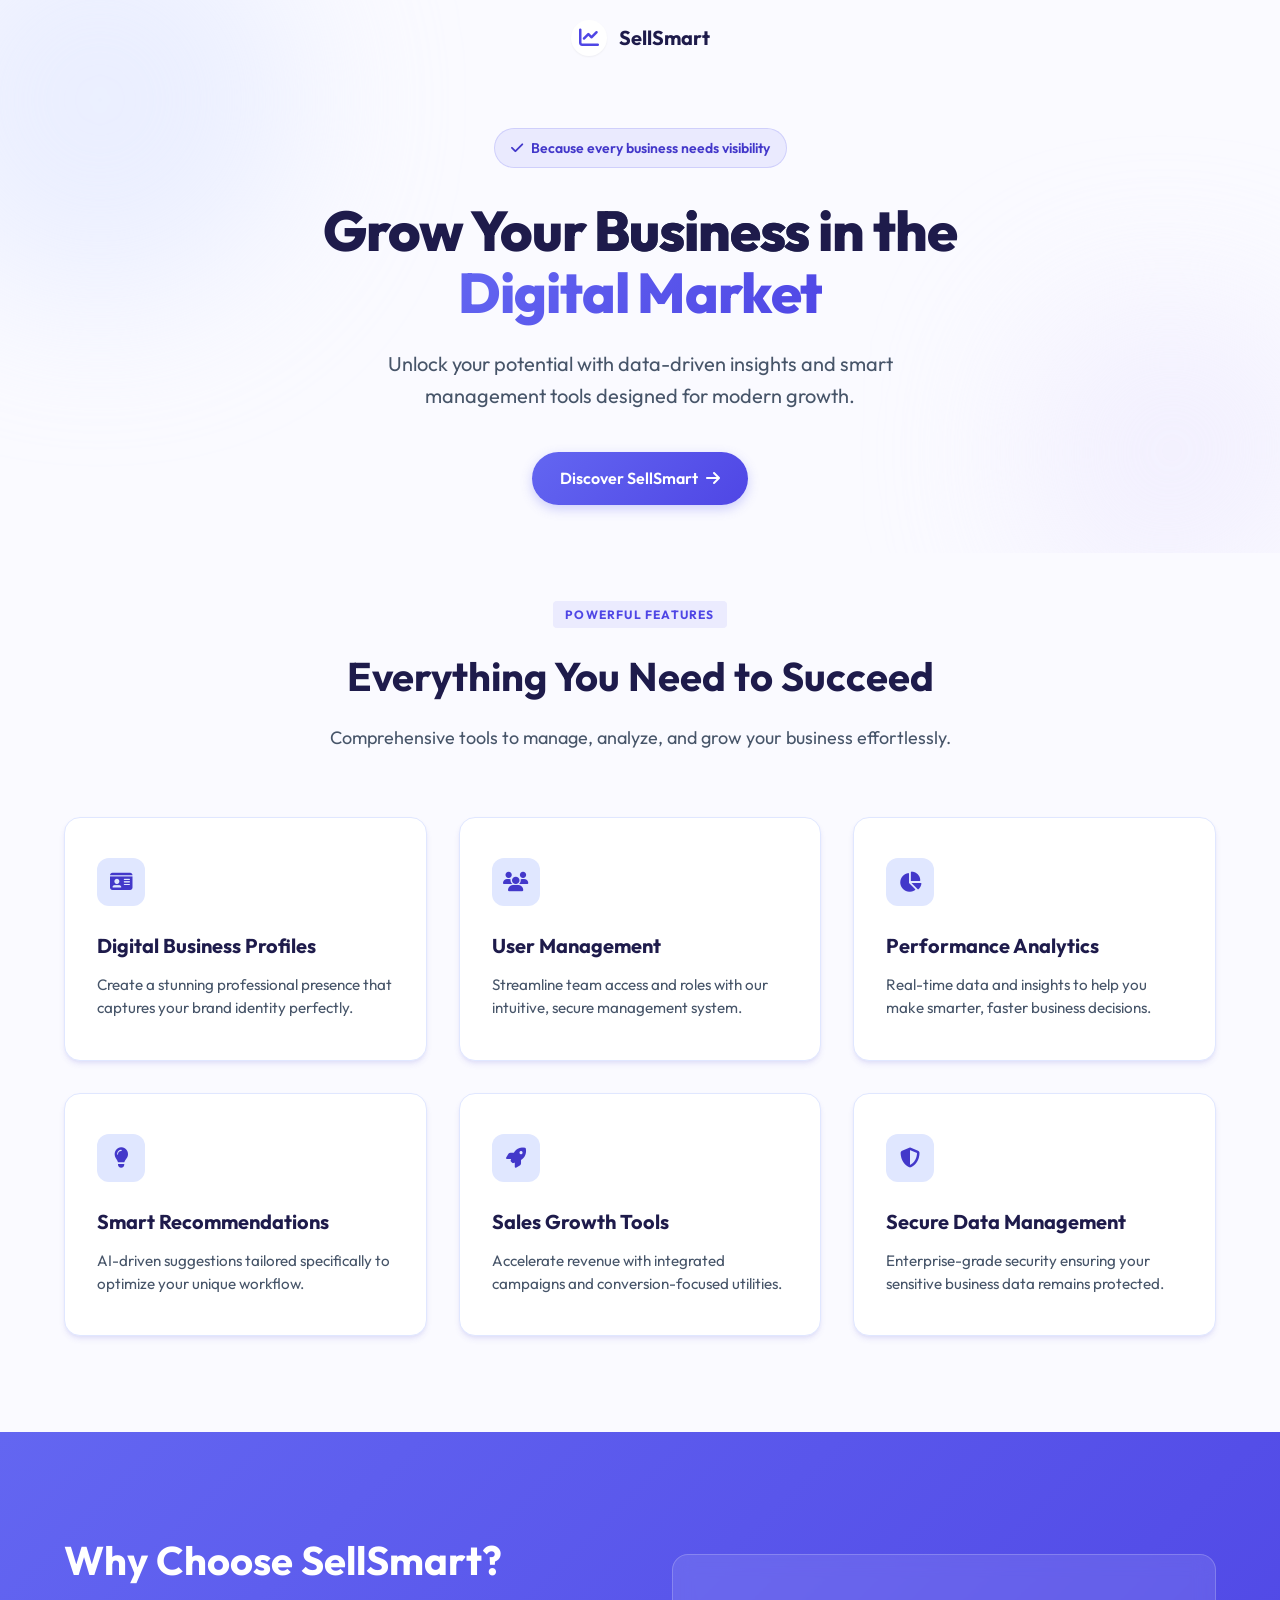
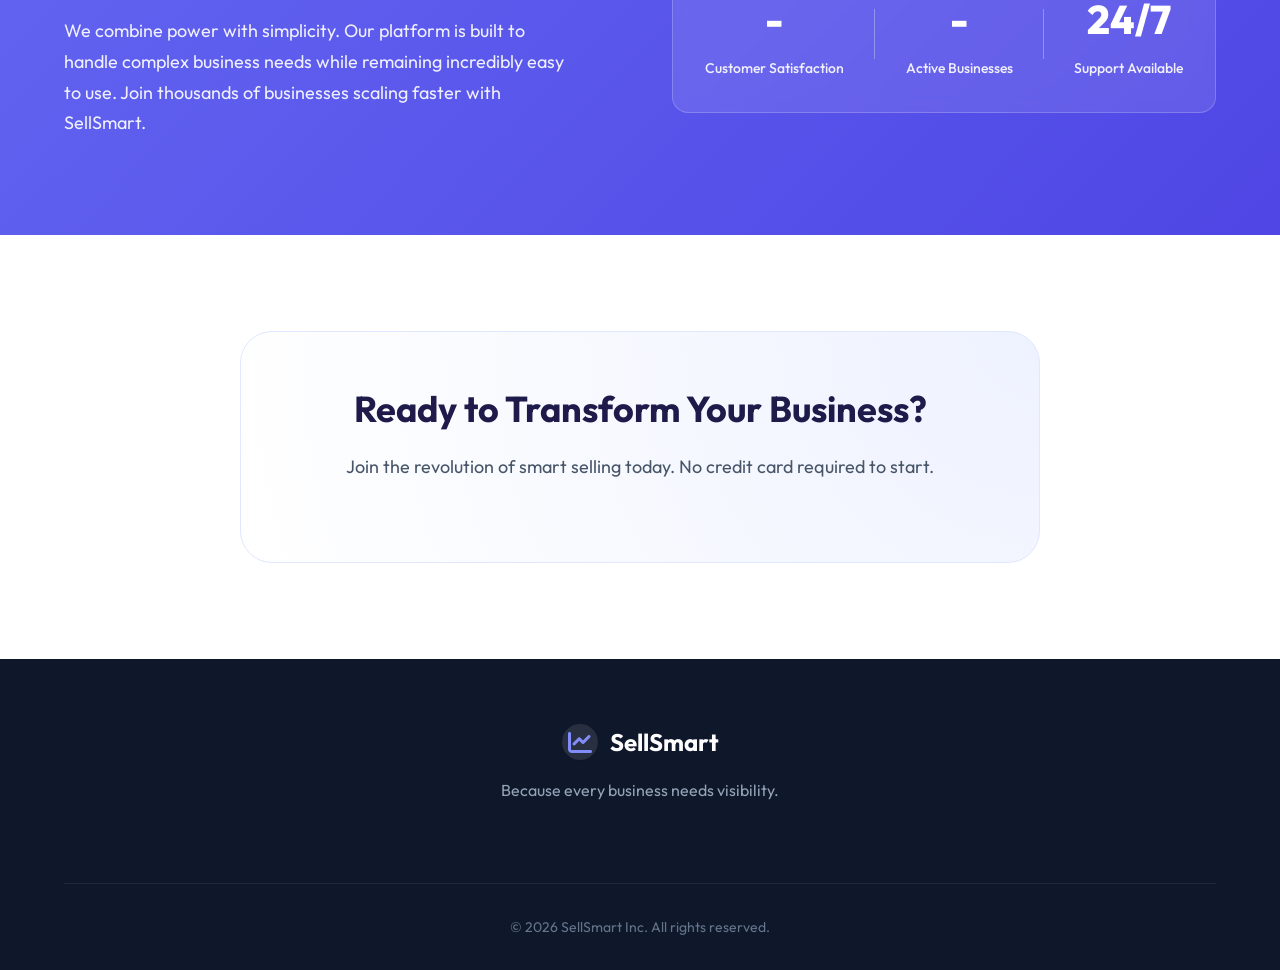
<file: index.html>
<!DOCTYPE html>
<html lang="en">

<head>
    <meta charset="UTF-8">
    <meta name="viewport" content="width=device-width, initial-scale=1.0">
    <title>SellSmart - Grow Your Business in the Digital Market</title>
    <link rel="preconnect" href="https://fonts.googleapis.com">
    <link rel="preconnect" href="https://fonts.gstatic.com" crossorigin>
    <link href="https://fonts.googleapis.com/css2?family=Outfit:wght@300;400;500;600;700&display=swap" rel="stylesheet">
    <link rel="stylesheet" href="styles.css">
    <!-- Using FontAwesome for icons -->
    <link rel="stylesheet" href="https://cdnjs.cloudflare.com/ajax/libs/font-awesome/6.4.0/css/all.min.css">
</head>

<body>

    <!-- Navigation (Simple) -->
    <nav class="navbar">
        <div class="container">
            <a href="#" class="logo">
                <div class="logo-icon"><i class="fa-solid fa-chart-line"></i></div>
                <span class="logo-text">SellSmart</span>
            </a>
            <!-- Optional Nav Links could go here -->
        </div>
    </nav>

    <!-- Hero Section -->
    <header class="hero">
        <div class="container hero-content">
            <div class="badge-pill">
                <span class="badge-icon"><i class="fa-solid fa-check"></i></span>
                <span class="badge-text">Because every business needs visibility</span>
            </div>

            <h1>Grow Your <span class="text-gradient">Business</span> in the <br><span
                    class="text-gradient-primary">Digital Market</span></h1>

            <p class="hero-subtext">
                Unlock your potential with data-driven insights and smart management tools designed for modern growth.
            </p>

            <a href="login.html" class="btn btn-primary">Discover SellSmart <i class="fa-solid fa-arrow-right"></i></a>
        </div>

        <!-- Abstract Background Elements -->
        <div class="blob blob-1"></div>
        <div class="blob blob-2"></div>
    </header>

    <!-- Features Section -->
    <section id="features" class="features-section">
        <div class="container">
            <div class="section-header">
                <span class="section-badge">POWERFUL FEATURES</span>
                <h2>Everything You Need to Succeed</h2>
                <p>Comprehensive tools to manage, analyze, and grow your business effortlessly.</p>
            </div>

            <div class="features-grid">
                <!-- Card 1 -->
                <div class="feature-card">
                    <div class="feature-icon">
                        <i class="fa-solid fa-id-card"></i>
                    </div>
                    <h3>Digital Business Profiles</h3>
                    <p>Create a stunning professional presence that captures your brand identity perfectly.</p>
                </div>

                <!-- Card 2 -->
                <div class="feature-card">
                    <div class="feature-icon">
                        <i class="fa-solid fa-users"></i>
                    </div>
                    <h3>User Management</h3>
                    <p>Streamline team access and roles with our intuitive, secure management system.</p>
                </div>

                <!-- Card 3 -->
                <div class="feature-card">
                    <div class="feature-icon">
                        <i class="fa-solid fa-chart-pie"></i>
                    </div>
                    <h3>Performance Analytics</h3>
                    <p>Real-time data and insights to help you make smarter, faster business decisions.</p>
                </div>

                <!-- Card 4 -->
                <div class="feature-card">
                    <div class="feature-icon">
                        <i class="fa-solid fa-lightbulb"></i>
                    </div>
                    <h3>Smart Recommendations</h3>
                    <p>AI-driven suggestions tailored specifically to optimize your unique workflow.</p>
                </div>

                <!-- Card 5 -->
                <div class="feature-card">
                    <div class="feature-icon">
                        <i class="fa-solid fa-rocket"></i>
                    </div>
                    <h3>Sales Growth Tools</h3>
                    <p>Accelerate revenue with integrated campaigns and conversion-focused utilities.</p>
                </div>

                <!-- Card 6 -->
                <div class="feature-card">
                    <div class="feature-icon">
                        <i class="fa-solid fa-shield-halved"></i>
                    </div>
                    <h3>Secure Data Management</h3>
                    <p>Enterprise-grade security ensuring your sensitive business data remains protected.</p>
                </div>
            </div>
        </div>
    </section>

    <!-- Why Choose Section -->
    <section class="why-choose-section">
        <div class="container why-content">
            <div class="why-text">
                <h2>Why Choose SellSmart?</h2>
                <p>We combine power with simplicity. Our platform is built to handle complex business needs while
                    remaining incredibly easy to use. Join thousands of businesses scaling faster with SellSmart.</p>
            </div>

            <div class="stats-grid">
                <div class="stat-item">
                    <span class="stat-number">-</span>
                    <span class="stat-label">Customer Satisfaction</span>
                </div>
                <div class="stat-divider"></div>
                <div class="stat-item">
                    <span class="stat-number">-</span>
                    <span class="stat-label">Active Businesses</span>
                </div>
                <div class="stat-divider"></div>
                <div class="stat-item">
                    <span class="stat-number">24/7</span>
                    <span class="stat-label">Support Available</span>
                </div>
            </div>
        </div>
    </section>

    <!-- CTA Section -->
    <section class="cta-section">
        <div class="container">
            <div class="cta-box">
                <h2>Ready to Transform Your Business?</h2>
                <p>Join the revolution of smart selling today. No credit card required to start.</p>

            </div>
        </div>
    </section>

    <!-- Footer -->
    <footer class="footer">
        <div class="container footer-content">
            <div class="footer-brand">
                <div class="logo">
                    <div class="logo-icon icon-light"><i class="fa-solid fa-chart-line"></i></div>
                    <span class="logo-text">SellSmart</span>
                </div>
                <p class="tagline">Because every business needs visibility.</p>
            </div>
            <div class="footer-copyright">
                &copy; 2026 SellSmart Inc. All rights reserved.
            </div>
        </div>
    </footer>

    <script src="script.js"></script>
</body>

</html>
</file>
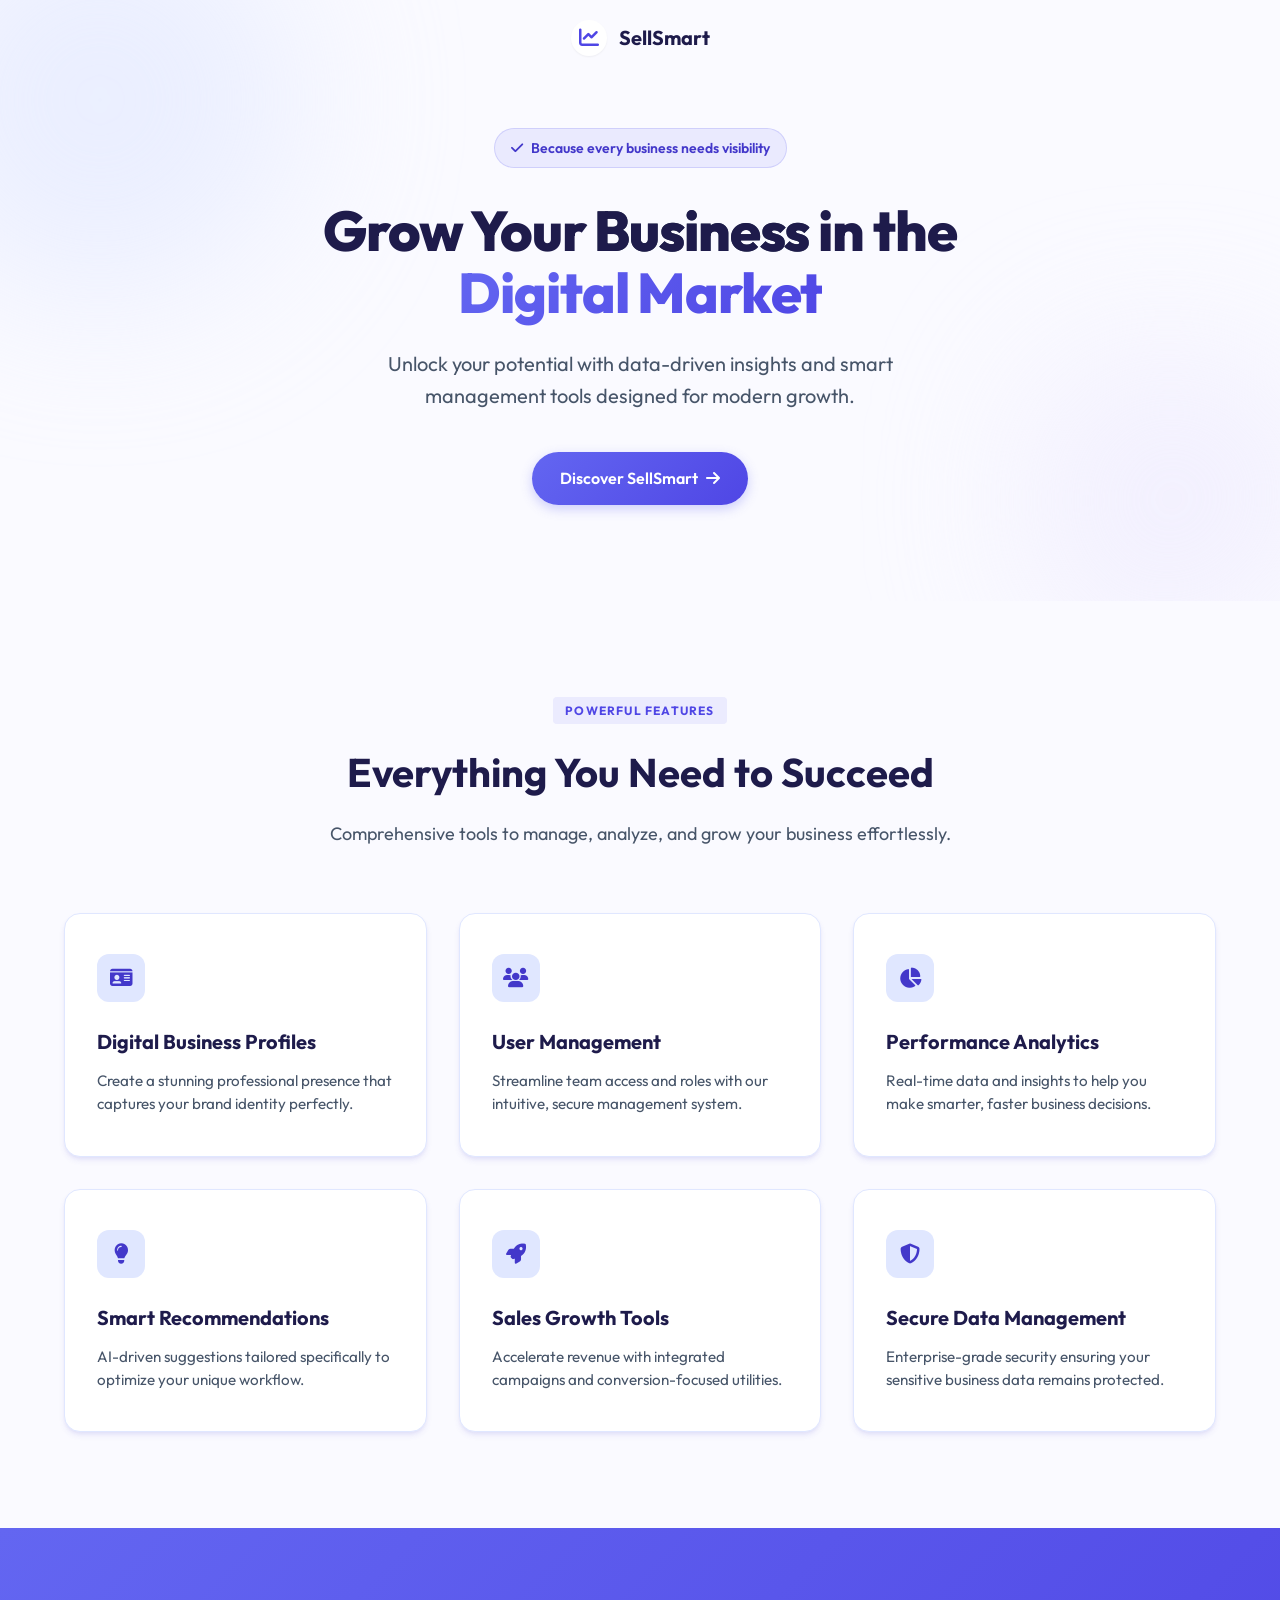
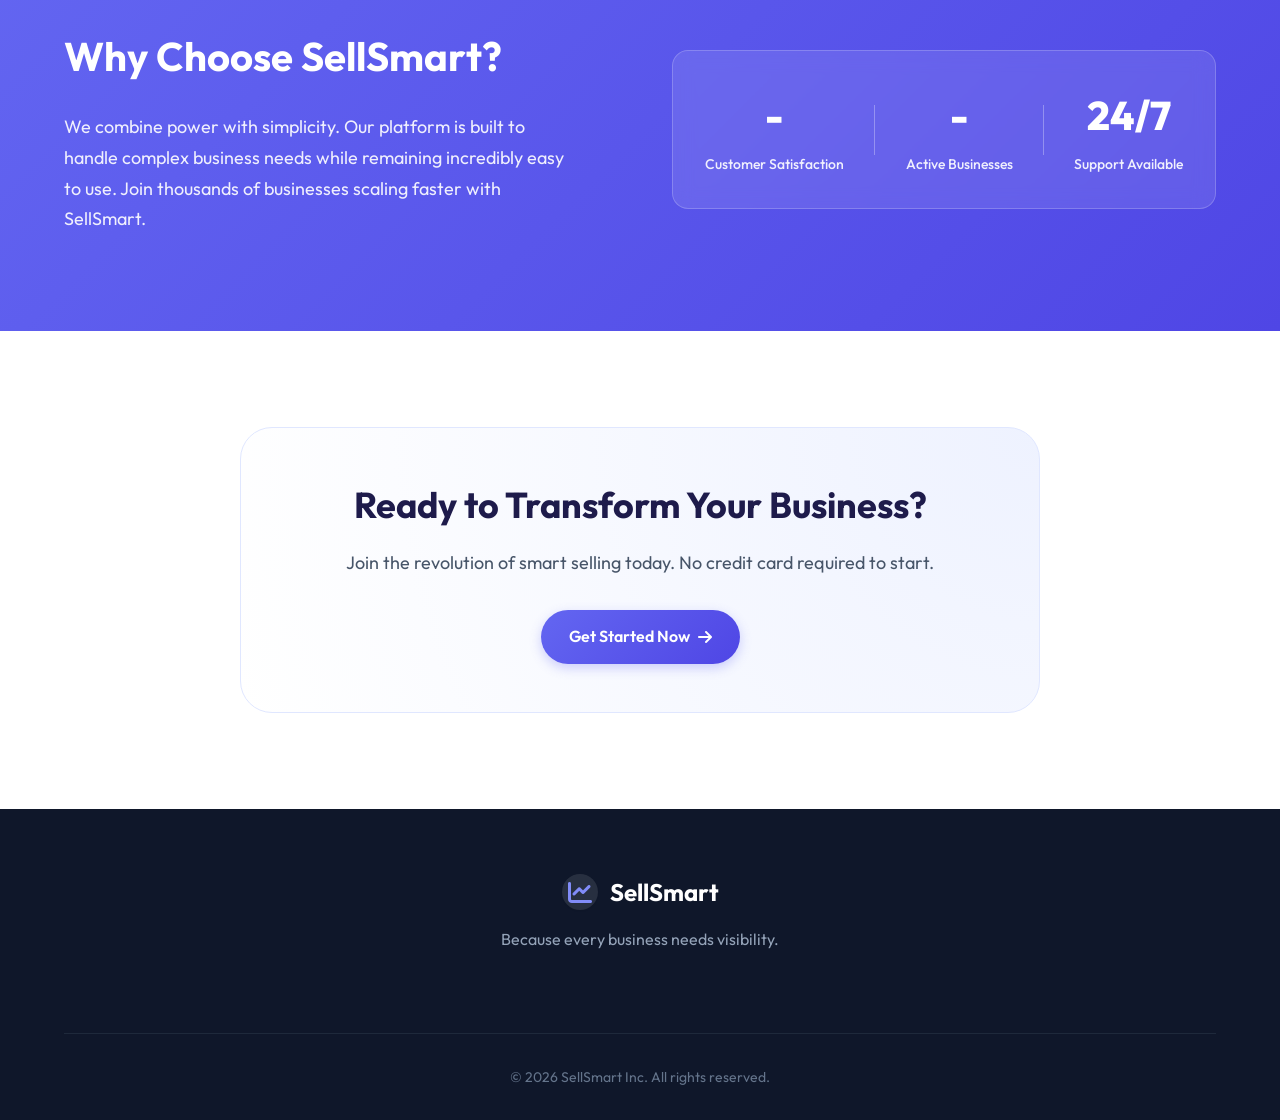
<file: SellsSmart!/index.html>
<!DOCTYPE html>
<html lang="en">

<head>
    <meta charset="UTF-8">
    <meta name="viewport" content="width=device-width, initial-scale=1.0">
    <title>SellSmart - Grow Your Business in the Digital Market</title>
    <link rel="preconnect" href="https://fonts.googleapis.com">
    <link rel="preconnect" href="https://fonts.gstatic.com" crossorigin>
    <link href="https://fonts.googleapis.com/css2?family=Outfit:wght@300;400;500;600;700&display=swap" rel="stylesheet">
    <link rel="stylesheet" href="styles.css">
    <!-- Using FontAwesome for icons -->
    <link rel="stylesheet" href="https://cdnjs.cloudflare.com/ajax/libs/font-awesome/6.4.0/css/all.min.css">
</head>

<body>

    <!-- Navigation (Simple) -->
    <nav class="navbar">
        <div class="container">
            <a href="#" class="logo">
                <div class="logo-icon"><i class="fa-solid fa-chart-line"></i></div>
                <span class="logo-text">SellSmart</span>
            </a>
            <!-- Optional Nav Links could go here -->
        </div>
    </nav>

    <!-- Hero Section -->
    <header class="hero">
        <div class="container hero-content">
            <div class="badge-pill">
                <span class="badge-icon"><i class="fa-solid fa-check"></i></span>
                <span class="badge-text">Because every business needs visibility</span>
            </div>

            <h1>Grow Your <span class="text-gradient">Business</span> in the <br><span
                    class="text-gradient-primary">Digital Market</span></h1>

            <p class="hero-subtext">
                Unlock your potential with data-driven insights and smart management tools designed for modern growth.
            </p>

            <a href="login.html" class="btn btn-primary">Discover SellSmart <i class="fa-solid fa-arrow-right"></i></a>
        </div>

        <!-- Abstract Background Elements -->
        <div class="blob blob-1"></div>
        <div class="blob blob-2"></div>
    </header>

    <!-- Features Section -->
    <section id="features" class="features-section">
        <div class="container">
            <div class="section-header">
                <span class="section-badge">POWERFUL FEATURES</span>
                <h2>Everything You Need to Succeed</h2>
                <p>Comprehensive tools to manage, analyze, and grow your business effortlessly.</p>
            </div>

            <div class="features-grid">
                <!-- Card 1 -->
                <div class="feature-card">
                    <div class="feature-icon">
                        <i class="fa-solid fa-id-card"></i>
                    </div>
                    <h3>Digital Business Profiles</h3>
                    <p>Create a stunning professional presence that captures your brand identity perfectly.</p>
                </div>

                <!-- Card 2 -->
                <div class="feature-card">
                    <div class="feature-icon">
                        <i class="fa-solid fa-users"></i>
                    </div>
                    <h3>User Management</h3>
                    <p>Streamline team access and roles with our intuitive, secure management system.</p>
                </div>

                <!-- Card 3 -->
                <div class="feature-card">
                    <div class="feature-icon">
                        <i class="fa-solid fa-chart-pie"></i>
                    </div>
                    <h3>Performance Analytics</h3>
                    <p>Real-time data and insights to help you make smarter, faster business decisions.</p>
                </div>

                <!-- Card 4 -->
                <div class="feature-card">
                    <div class="feature-icon">
                        <i class="fa-solid fa-lightbulb"></i>
                    </div>
                    <h3>Smart Recommendations</h3>
                    <p>AI-driven suggestions tailored specifically to optimize your unique workflow.</p>
                </div>

                <!-- Card 5 -->
                <div class="feature-card">
                    <div class="feature-icon">
                        <i class="fa-solid fa-rocket"></i>
                    </div>
                    <h3>Sales Growth Tools</h3>
                    <p>Accelerate revenue with integrated campaigns and conversion-focused utilities.</p>
                </div>

                <!-- Card 6 -->
                <div class="feature-card">
                    <div class="feature-icon">
                        <i class="fa-solid fa-shield-halved"></i>
                    </div>
                    <h3>Secure Data Management</h3>
                    <p>Enterprise-grade security ensuring your sensitive business data remains protected.</p>
                </div>
            </div>
        </div>
    </section>

    <!-- Why Choose Section -->
    <section class="why-choose-section">
        <div class="container why-content">
            <div class="why-text">
                <h2>Why Choose SellSmart?</h2>
                <p>We combine power with simplicity. Our platform is built to handle complex business needs while
                    remaining incredibly easy to use. Join thousands of businesses scaling faster with SellSmart.</p>
            </div>

            <div class="stats-grid">
                <div class="stat-item">
                    <span class="stat-number">-</span>
                    <span class="stat-label">Customer Satisfaction</span>
                </div>
                <div class="stat-divider"></div>
                <div class="stat-item">
                    <span class="stat-number">-</span>
                    <span class="stat-label">Active Businesses</span>
                </div>
                <div class="stat-divider"></div>
                <div class="stat-item">
                    <span class="stat-number">24/7</span>
                    <span class="stat-label">Support Available</span>
                </div>
            </div>
        </div>
    </section>

    <!-- CTA Section -->
    <section class="cta-section">
        <div class="container">
            <div class="cta-box">
                <h2>Ready to Transform Your Business?</h2>
                <p>Join the revolution of smart selling today. No credit card required to start.</p>
                <a href="#" class="btn btn-primary">Get Started Now <i class="fa-solid fa-arrow-right"></i></a>
            </div>
        </div>
    </section>

    <!-- Footer -->
    <footer class="footer">
        <div class="container footer-content">
            <div class="footer-brand">
                <div class="logo">
                    <div class="logo-icon icon-light"><i class="fa-solid fa-chart-line"></i></div>
                    <span class="logo-text">SellSmart</span>
                </div>
                <p class="tagline">Because every business needs visibility.</p>
            </div>
            <div class="footer-copyright">
                &copy; 2026 SellSmart Inc. All rights reserved.
            </div>
        </div>
    </footer>

    <script src="script.js"></script>
</body>

</html>
</file>
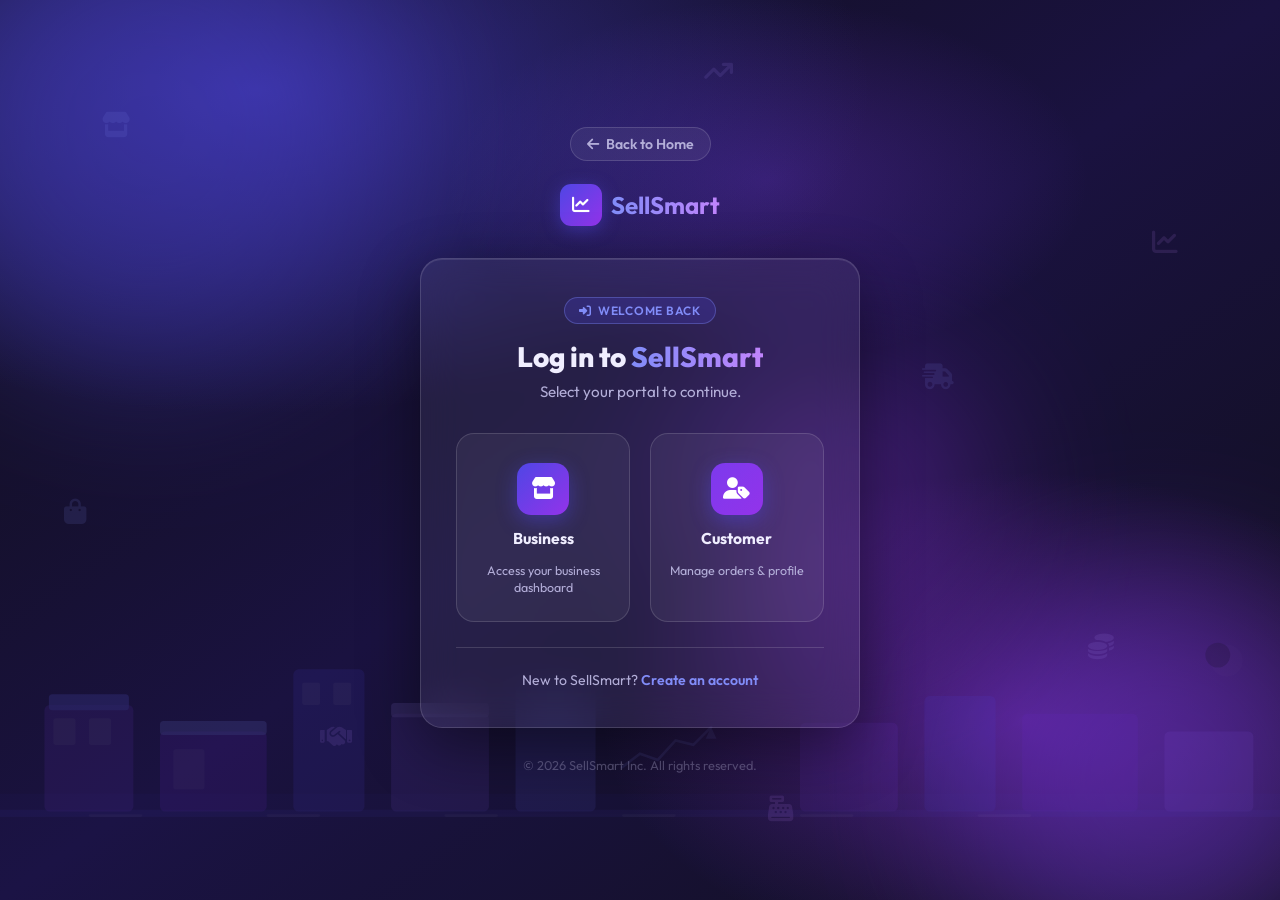
<file: login.html>
<!DOCTYPE html>
<html lang="en">

<head>
    <meta charset="UTF-8">
    <meta name="viewport" content="width=device-width, initial-scale=1.0">
    <title>Login - SellSmart</title>
    <meta name="description" content="Log in to SellSmart. Access your vendor or customer dashboard.">
    <link rel="preconnect" href="https://fonts.googleapis.com">
    <link rel="preconnect" href="https://fonts.gstatic.com" crossorigin>
    <link href="https://fonts.googleapis.com/css2?family=Outfit:wght@300;400;500;600;700;800&display=swap"
        rel="stylesheet">
    <link rel="stylesheet" href="https://cdnjs.cloudflare.com/ajax/libs/font-awesome/6.4.0/css/all.min.css">
    <style>
        *,
        *::before,
        *::after {
            box-sizing: border-box;
            margin: 0;
            padding: 0;
        }

        :root {
            --indigo: #4f46e5;
            --violet: #7c3aed;
            --purple: #9333ea;
            --indigo-lt: #818cf8;
            --dark: #0f0e17;
            --dark2: #1a1830;
            --glass: rgba(255, 255, 255, 0.07);
            --glass-border: rgba(255, 255, 255, 0.14);
            --text: #f0eeff;
            --text-muted: #b3aed8;
            --error: #f87171;
            --success: #34d399;
            --radius: 14px;
            --transition: 0.28s cubic-bezier(.4, 0, .2, 1);
        }

        body {
            font-family: 'Outfit', sans-serif;
            min-height: 100vh;
            background: var(--dark);
            color: var(--text);
            display: flex;
            align-items: stretch;
            overflow-x: hidden;
        }

        /* ── Background Panel ── */
        .bg-panel {
            position: fixed;
            inset: 0;
            z-index: 0;
            overflow: hidden;
        }

        .bg-panel::before {
            content: '';
            position: absolute;
            inset: 0;
            background:
                radial-gradient(ellipse 80% 60% at 20% 10%, rgba(79, 70, 229, 0.55) 0%, transparent 60%),
                radial-gradient(ellipse 60% 50% at 80% 80%, rgba(147, 51, 234, 0.45) 0%, transparent 55%),
                radial-gradient(ellipse 50% 40% at 60% 20%, rgba(124, 58, 237, 0.3) 0%, transparent 50%),
                linear-gradient(145deg, #0f0e17 0%, #1a1240 50%, #0f0e17 100%);
        }

        /* Animated floating blobs */
        .blob {
            position: absolute;
            border-radius: 50%;
            filter: blur(80px);
            opacity: 0.35;
            animation: floatBlob 12s ease-in-out infinite alternate;
        }

        .blob-a {
            width: 500px;
            height: 500px;
            background: var(--indigo);
            top: -120px;
            left: -100px;
            animation-duration: 14s;
        }

        .blob-b {
            width: 400px;
            height: 400px;
            background: var(--violet);
            bottom: -80px;
            right: -80px;
            animation-duration: 10s;
            animation-delay: -5s;
        }

        .blob-c {
            width: 280px;
            height: 280px;
            background: var(--purple);
            top: 40%;
            left: 55%;
            animation-duration: 18s;
            animation-delay: -8s;
        }

        @keyframes floatBlob {
            from {
                transform: translate(0, 0) scale(1);
            }

            to {
                transform: translate(30px, 40px) scale(1.08);
            }
        }

        /* SVG Street Scene */
        .scene-svg {
            position: absolute;
            bottom: 0;
            left: 0;
            right: 0;
            width: 100%;
            height: auto;
            opacity: 0.22;
            pointer-events: none;
        }

        /* Floating deco icons */
        .deco-icons {
            position: absolute;
            inset: 0;
            pointer-events: none;
        }

        .deco-icon {
            position: absolute;
            font-size: 1.6rem;
            opacity: 0.12;
            animation: floatIcon 8s ease-in-out infinite alternate;
        }

        .deco-icon:nth-child(1) {
            top: 12%;
            left: 8%;
            animation-duration: 9s;
        }

        .deco-icon:nth-child(2) {
            top: 25%;
            left: 90%;
            animation-duration: 7s;
            animation-delay: -2s;
        }

        .deco-icon:nth-child(3) {
            top: 55%;
            left: 5%;
            animation-duration: 11s;
            animation-delay: -4s;
        }

        .deco-icon:nth-child(4) {
            top: 70%;
            left: 85%;
            animation-duration: 8s;
            animation-delay: -1s;
        }

        .deco-icon:nth-child(5) {
            top: 80%;
            left: 25%;
            animation-duration: 13s;
            animation-delay: -6s;
        }

        .deco-icon:nth-child(6) {
            top: 40%;
            left: 72%;
            animation-duration: 10s;
            animation-delay: -3s;
        }

        .deco-icon:nth-child(7) {
            top: 6%;
            left: 55%;
            animation-duration: 12s;
            animation-delay: -5s;
        }

        .deco-icon:nth-child(8) {
            top: 88%;
            left: 60%;
            animation-duration: 7s;
            animation-delay: -8s;
        }

        @keyframes floatIcon {
            from {
                transform: translateY(0) rotate(0deg);
            }

            to {
                transform: translateY(-18px) rotate(8deg);
            }
        }

        /* ── Back Home Button ── */
        .back-home-btn {
            display: inline-flex;
            align-items: center;
            gap: 7px;
            text-decoration: none;
            color: var(--text-muted);
            font-size: 0.88rem;
            font-weight: 600;
            padding: 0.45rem 1rem;
            border: 1px solid var(--glass-border);
            border-radius: 50px;
            background: rgba(255, 255, 255, 0.06);
            transition: background var(--transition), color var(--transition), border-color var(--transition);
            margin-bottom: 1.4rem;
        }

        .back-home-btn:hover {
            background: rgba(79, 70, 229, 0.18);
            color: var(--text);
            border-color: rgba(129, 140, 248, 0.45);
        }

        /* ── Layout ── */
        .page-wrapper {
            position: relative;
            z-index: 1;
            width: 100%;
            min-height: 100vh;
            display: flex;
            flex-direction: column;
            align-items: center;
            justify-content: center;
            padding: 2rem 1rem;
        }

        /* Brand */
        .brand-logo {
            display: flex;
            align-items: center;
            gap: 0.6rem;
            text-decoration: none;
            margin-bottom: 2rem;
            transition: opacity var(--transition);
        }

        .brand-logo:hover {
            opacity: 0.8;
        }

        .logo-icon-wrap {
            width: 42px;
            height: 42px;
            border-radius: 11px;
            background: linear-gradient(135deg, var(--indigo), var(--purple));
            display: flex;
            align-items: center;
            justify-content: center;
            font-size: 1.1rem;
            box-shadow: 0 4px 18px rgba(79, 70, 229, 0.45);
        }

        .brand-logo span {
            font-size: 1.5rem;
            font-weight: 700;
            background: linear-gradient(90deg, var(--indigo-lt), #c084fc);
            -webkit-background-clip: text;
            -webkit-text-fill-color: transparent;
            background-clip: text;
        }

        /* ── Card ── */
        .auth-card {
            width: 100%;
            max-width: 440px;
            background: rgba(255, 255, 255, 0.06);
            backdrop-filter: blur(20px);
            -webkit-backdrop-filter: blur(20px);
            border: 1px solid var(--glass-border);
            border-radius: 22px;
            padding: 2.4rem 2.2rem;
            box-shadow: 0 20px 60px rgba(0, 0, 0, 0.45), inset 0 1px 0 rgba(255, 255, 255, 0.1);
            animation: slideUp 0.5s cubic-bezier(.4, 0, .2, 1) both;
        }

        @keyframes slideUp {
            from {
                opacity: 0;
                transform: translateY(28px);
            }

            to {
                opacity: 1;
                transform: translateY(0);
            }
        }

        .hidden {
            display: none !important;
        }

        /* ── Role Selection Card ── */
        .landing-header {
            text-align: center;
            margin-bottom: 2rem;
        }

        .landing-header .badge {
            display: inline-flex;
            align-items: center;
            gap: 6px;
            padding: 5px 14px;
            background: rgba(79, 70, 229, 0.22);
            border: 1px solid rgba(129, 140, 248, 0.35);
            border-radius: 50px;
            font-size: 0.75rem;
            font-weight: 600;
            color: var(--indigo-lt);
            letter-spacing: 0.06em;
            text-transform: uppercase;
            margin-bottom: 1rem;
        }

        .landing-header h2 {
            font-size: 1.75rem;
            font-weight: 800;
            line-height: 1.2;
            margin-bottom: 0.5rem;
        }

        .landing-header h2 span {
            background: linear-gradient(90deg, var(--indigo-lt), #c084fc);
            -webkit-background-clip: text;
            -webkit-text-fill-color: transparent;
            background-clip: text;
        }

        .landing-header p {
            font-size: 0.95rem;
            color: var(--text-muted);
        }

        /* Role cards grid */
        .role-grid {
            display: grid;
            grid-template-columns: 1fr 1fr;
            gap: 1.2rem;
        }

        .role-card {
            display: flex;
            flex-direction: column;
            align-items: center;
            gap: 0.85rem;
            padding: 1.8rem 1rem 1.5rem;
            background: rgba(255, 255, 255, 0.05);
            border: 1.5px solid var(--glass-border);
            border-radius: 18px;
            cursor: pointer;
            transition: border-color var(--transition), transform var(--transition), box-shadow var(--transition);
            position: relative;
            overflow: hidden;
        }

        .role-card::before {
            content: '';
            position: absolute;
            inset: 0;
            background: linear-gradient(135deg, rgba(79, 70, 229, 0.12), rgba(147, 51, 234, 0.08));
            opacity: 0;
            transition: opacity var(--transition);
        }

        .role-card:hover::before {
            opacity: 1;
        }

        .role-card:hover {
            border-color: rgba(129, 140, 248, 0.65);
            transform: translateY(-4px);
            box-shadow: 0 12px 36px rgba(79, 70, 229, 0.3);
        }

        .role-icon-wrap {
            width: 52px;
            height: 52px;
            border-radius: 14px;
            background: linear-gradient(135deg, var(--indigo), var(--purple));
            display: flex;
            align-items: center;
            justify-content: center;
            box-shadow: 0 6px 20px rgba(79, 70, 229, 0.45);
            transition: transform var(--transition);
        }

        .role-card:hover .role-icon-wrap {
            transform: scale(1.08);
        }

        .role-icon-wrap i {
            font-size: 1.35rem;
            color: #fff;
        }

        .role-card>span {
            font-size: 0.98rem;
            font-weight: 700;
            color: var(--text);
        }

        .role-card small {
            font-size: 0.78rem;
            color: var(--text-muted);
            text-align: center;
            line-height: 1.4;
        }

        .card-footer-text {
            text-align: center;
            font-size: 0.88rem;
            color: var(--text-muted);
            margin-top: 1.6rem;
            padding-top: 1.4rem;
            border-top: 1px solid var(--glass-border);
        }

        .card-footer-text a {
            color: var(--indigo-lt);
            text-decoration: none;
            font-weight: 600;
            transition: color var(--transition);
        }

        .card-footer-text a:hover {
            color: #c084fc;
            text-decoration: underline;
        }

        /* ── Login Forms ── */
        .form-card-header {
            display: flex;
            align-items: center;
            gap: 0.9rem;
            margin-bottom: 1.8rem;
        }

        .back-btn {
            background: rgba(255, 255, 255, 0.08);
            border: 1px solid var(--glass-border);
            border-radius: 9px;
            color: var(--text-muted);
            padding: 0.45rem 0.7rem;
            cursor: pointer;
            font-size: 0.85rem;
            transition: background var(--transition), color var(--transition);
            display: flex;
            align-items: center;
            gap: 5px;
            font-family: 'Outfit', sans-serif;
        }

        .back-btn:hover {
            background: rgba(79, 70, 229, 0.25);
            color: var(--text);
        }

        .form-title {
            flex: 1;
        }

        .form-title h3 {
            font-size: 1.35rem;
            font-weight: 700;
            color: var(--text);
        }

        .form-title p {
            font-size: 0.85rem;
            color: var(--text-muted);
            margin-top: 2px;
        }

        .role-badge {
            display: flex;
            align-items: center;
            gap: 5px;
            padding: 4px 10px;
            border-radius: 50px;
            font-size: 0.72rem;
            font-weight: 600;
            letter-spacing: 0.04em;
            text-transform: uppercase;
        }

        .role-badge.vendor {
            background: rgba(79, 70, 229, 0.25);
            color: var(--indigo-lt);
            border: 1px solid rgba(129, 140, 248, 0.3);
        }

        .role-badge.customer {
            background: rgba(147, 51, 234, 0.25);
            color: #c084fc;
            border: 1px solid rgba(192, 132, 252, 0.3);
        }

        /* Form fields */
        .form-grid {
            display: flex;
            flex-direction: column;
            gap: 1rem;
        }

        .form-group {
            display: flex;
            flex-direction: column;
            gap: 5px;
        }

        .form-group label {
            font-size: 0.82rem;
            font-weight: 600;
            color: var(--text-muted);
            text-transform: uppercase;
            letter-spacing: 0.05em;
        }

        .input-wrap {
            position: relative;
            display: flex;
            align-items: center;
        }

        .input-wrap i {
            position: absolute;
            left: 13px;
            color: var(--text-muted);
            font-size: 0.9rem;
            pointer-events: none;
            transition: color var(--transition);
            z-index: 1;
        }

        .form-input {
            width: 100%;
            padding: 0.72rem 1rem 0.72rem 2.4rem;
            background: rgba(255, 255, 255, 0.06);
            border: 1px solid var(--glass-border);
            border-radius: 10px;
            color: var(--text);
            font-family: 'Outfit', sans-serif;
            font-size: 0.95rem;
            transition: border-color var(--transition), background var(--transition), box-shadow var(--transition);
            outline: none;
        }

        .form-input::placeholder {
            color: rgba(179, 174, 216, 0.5);
        }

        .form-input:focus {
            border-color: rgba(129, 140, 248, 0.6);
            background: rgba(79, 70, 229, 0.1);
            box-shadow: 0 0 0 3px rgba(79, 70, 229, 0.15);
        }

        .input-wrap:focus-within i {
            color: var(--indigo-lt);
        }

        /* Forgot link */
        .forgot-row {
            display: flex;
            justify-content: flex-end;
        }

        .forgot-link {
            font-size: 0.82rem;
            color: var(--indigo-lt);
            text-decoration: none;
            font-weight: 500;
            transition: color var(--transition);
        }

        .forgot-link:hover {
            color: #c084fc;
        }

        /* Submit button */
        .submit-btn {
            width: 100%;
            padding: 0.9rem;
            margin-top: 0.3rem;
            border: none;
            border-radius: 12px;
            cursor: pointer;
            font-family: 'Outfit', sans-serif;
            font-size: 1rem;
            font-weight: 700;
            background: linear-gradient(135deg, var(--indigo), var(--purple));
            color: #fff;
            box-shadow: 0 6px 22px rgba(79, 70, 229, 0.4);
            transition: transform var(--transition), box-shadow var(--transition);
            display: flex;
            align-items: center;
            justify-content: center;
            gap: 8px;
        }

        .submit-btn:hover {
            transform: translateY(-2px);
            box-shadow: 0 10px 30px rgba(79, 70, 229, 0.55);
        }

        .submit-btn:active {
            transform: translateY(0);
        }

        /* Copyright */
        .copyright {
            font-size: 0.8rem;
            color: rgba(179, 174, 216, 0.4);
            margin-top: 1.8rem;
            text-align: center;
        }

        /* ── Responsive ── */
        @media (max-width: 520px) {
            .auth-card {
                padding: 1.8rem 1.2rem;
                border-radius: 16px;
            }

            .landing-header h2 {
                font-size: 1.45rem;
            }
        }
    </style>
</head>

<body>

    <!-- Background -->
    <div class="bg-panel">
        <div class="blob blob-a"></div>
        <div class="blob blob-b"></div>
        <div class="blob blob-c"></div>

        <!-- Floating micro-business themed icons -->
        <div class="deco-icons">
            <div class="deco-icon" style="color:#818cf8"><i class="fa-solid fa-store"></i></div>
            <div class="deco-icon" style="color:#c084fc"><i class="fa-solid fa-chart-line"></i></div>
            <div class="deco-icon" style="color:#818cf8"><i class="fa-solid fa-bag-shopping"></i></div>
            <div class="deco-icon" style="color:#a78bfa"><i class="fa-solid fa-coins"></i></div>
            <div class="deco-icon" style="color:#c084fc"><i class="fa-solid fa-handshake"></i></div>
            <div class="deco-icon" style="color:#818cf8"><i class="fa-solid fa-truck-fast"></i></div>
            <div class="deco-icon" style="color:#a78bfa"><i class="fa-solid fa-arrow-trend-up"></i></div>
            <div class="deco-icon" style="color:#c084fc"><i class="fa-solid fa-cash-register"></i></div>
        </div>

        <!-- SVG Micro-Business Street Scene -->
        <svg class="scene-svg" viewBox="0 0 1440 320" preserveAspectRatio="none" xmlns="http://www.w3.org/2000/svg">
            <rect x="0" y="200" width="1440" height="120" fill="rgba(79,70,229,0.15)" rx="0" />
            <rect x="50" y="100" width="100" height="120" fill="rgba(124,58,237,0.45)" rx="6" />
            <rect x="60" y="115" width="25" height="30" fill="rgba(255,255,255,0.15)" rx="3" />
            <rect x="100" y="115" width="25" height="30" fill="rgba(255,255,255,0.15)" rx="3" />
            <rect x="55" y="88" width="90" height="18" fill="rgba(99,102,241,0.7)" rx="4" />
            <rect x="180" y="130" width="120" height="90" fill="rgba(109,40,217,0.55)" rx="6" />
            <rect x="195" y="150" width="35" height="45" fill="rgba(255,255,255,0.12)" rx="3" />
            <rect x="180" y="118" width="120" height="16" fill="rgba(129,140,248,0.6)" rx="4" />
            <rect x="330" y="60" width="80" height="160" fill="rgba(79,70,229,0.5)" rx="6" />
            <rect x="340" y="75" width="20" height="25" fill="rgba(255,255,255,0.15)" rx="2" />
            <rect x="375" y="75" width="20" height="25" fill="rgba(255,255,255,0.15)" rx="2" />
            <rect x="440" y="110" width="110" height="110" fill="rgba(139,92,246,0.45)" rx="6" />
            <rect x="440" y="98" width="110" height="16" fill="rgba(167,139,250,0.6)" rx="4" />
            <rect x="580" y="80" width="90" height="140" fill="rgba(99,102,241,0.5)" rx="6" />
            <rect x="900" y="120" width="110" height="100" fill="rgba(124,58,237,0.45)" rx="6" />
            <rect x="1040" y="90" width="80" height="130" fill="rgba(79,70,229,0.5)" rx="6" />
            <rect x="1150" y="110" width="130" height="110" fill="rgba(109,40,217,0.45)" rx="6" />
            <rect x="1310" y="130" width="100" height="90" fill="rgba(139,92,246,0.45)" rx="6" />
            <rect x="0" y="218" width="1440" height="8" fill="rgba(79,70,229,0.3)" />
            <rect x="100" y="223" width="60" height="3" fill="rgba(255,255,255,0.12)" rx="2" />
            <rect x="300" y="223" width="60" height="3" fill="rgba(255,255,255,0.12)" rx="2" />
            <rect x="500" y="223" width="60" height="3" fill="rgba(255,255,255,0.12)" rx="2" />
            <rect x="700" y="223" width="60" height="3" fill="rgba(255,255,255,0.12)" rx="2" />
            <rect x="900" y="223" width="60" height="3" fill="rgba(255,255,255,0.12)" rx="2" />
            <rect x="1100" y="223" width="60" height="3" fill="rgba(255,255,255,0.12)" rx="2" />
            <polyline points="700,170 720,155 740,162 760,140 780,145 800,125" stroke="rgba(129,140,248,0.5)"
                stroke-width="3" fill="none" stroke-linecap="round" />
            <polygon points="800,125 806,138 794,138" fill="rgba(129,140,248,0.5)" />
            <circle cx="1380" cy="50" r="18" fill="rgba(255,255,255,0.06)" />
            <circle cx="1370" cy="44" r="14" fill="rgba(15,14,23,0.8)" />
        </svg>
    </div>

    <!-- Content -->
    <div class="page-wrapper">

        <!-- Back to Home -->
        <a href="index.html" class="back-home-btn">
            <i class="fa-solid fa-arrow-left"></i> Back to Home
        </a>

        <!-- Brand -->
        <a href="index.html" class="brand-logo">
            <div class="logo-icon-wrap"><i class="fa-solid fa-chart-line" style="color:#fff;"></i></div>
            <span>SellSmart</span>
        </a>

        <!-- ══ STEP 1: Role Selection ══ -->
        <div id="card-role" class="auth-card">
            <div class="landing-header">
                <div class="badge"><i class="fa-solid fa-right-to-bracket"></i> Welcome Back</div>
                <h2>Log in to <span>SellSmart</span></h2>
                <p>Select your portal to continue.</p>
            </div>

            <div class="role-grid">
                <!-- Vendor -->
                <div class="role-card" onclick="showLogin('business')">
                    <div class="role-icon-wrap">
                        <i class="fa-solid fa-store"></i>
                    </div>
                    <span>Business</span>
                    <small>Access your business dashboard</small>
                </div>
                <!-- Customer -->
                <div class="role-card" onclick="showLogin('customer')">
                    <div class="role-icon-wrap" style="background: linear-gradient(135deg, #7c3aed, #9333ea);">
                        <i class="fa-solid fa-user-tag"></i>
                    </div>
                    <span>Customer</span>
                    <small>Manage orders &amp; profile</small>
                </div>
            </div>

            <div class="card-footer-text">
                New to SellSmart? <a href="signup.html">Create an account</a>
            </div>
        </div>

        <!-- ══ STEP 2a: Vendor Login Form ══ -->
        <div id="card-business" class="auth-card hidden">
            <div class="form-card-header">
                <button class="back-btn" onclick="goBack()">
                    <i class="fa-solid fa-arrow-left"></i> Back
                </button>
                <div class="form-title">
                    <h3>Business Login</h3>
                    <p>Access your business dashboard</p>
                </div>
                <span class="role-badge vendor"><i class="fa-solid fa-store"></i> Business</span>
            </div>

            <form onsubmit="handleLogin(event, 'vendor')">
                <div class="form-grid">
                    <div class="form-group">
                        <label for="v-email">Business Email</label>
                        <div class="input-wrap">
                            <i class="fa-regular fa-envelope"></i>
                            <input id="v-email" type="email" class="form-input" placeholder="contact@mystore.com"
                                required>
                        </div>
                    </div>

                    <div class="form-group">
                        <label for="v-pass">Password</label>
                        <div class="input-wrap">
                            <i class="fa-solid fa-lock"></i>
                            <input id="v-pass" type="password" class="form-input" placeholder="••••••••" required>
                        </div>
                    </div>

                    <div class="forgot-row">
                        <a href="#" class="forgot-link">Forgot password?</a>
                    </div>

                    <button type="submit" class="submit-btn">
                        <i class="fa-solid fa-right-to-bracket"></i>
                        Log In as Business
                    </button>
                </div>
            </form>
        </div>

        <!-- ══ STEP 2b: Customer Login Form ══ -->
        <div id="card-customer" class="auth-card hidden">
            <div class="form-card-header">
                <button class="back-btn" onclick="goBack()">
                    <i class="fa-solid fa-arrow-left"></i> Back
                </button>
                <div class="form-title">
                    <h3>Customer Login</h3>
                    <p>Manage your orders &amp; profile</p>
                </div>
                <span class="role-badge customer"><i class="fa-solid fa-user-tag"></i> Customer</span>
            </div>

            <form onsubmit="handleLogin(event, 'customer')">
                <div class="form-grid">
                    <div class="form-group">
                        <label for="c-email">Email or Phone</label>
                        <div class="input-wrap">
                            <i class="fa-regular fa-user"></i>
                            <input id="c-email" type="text" class="form-input" placeholder="jane@example.com" required>
                        </div>
                    </div>

                    <div class="form-group">
                        <label for="c-pass">Password</label>
                        <div class="input-wrap">
                            <i class="fa-solid fa-lock"></i>
                            <input id="c-pass" type="password" class="form-input" placeholder="••••••••" required>
                        </div>
                    </div>

                    <div class="forgot-row">
                        <a href="#" class="forgot-link">Forgot password?</a>
                    </div>

                    <button type="submit" class="submit-btn">
                        <i class="fa-solid fa-right-to-bracket"></i>
                        Log In as Customer
                    </button>
                </div>
            </form>
        </div>

        <p class="copyright">&copy; 2026 SellSmart Inc. All rights reserved.</p>
    </div>

    <script>
        const cards = {
            role: document.getElementById('card-role'),
            business: document.getElementById('card-business'),
            customer: document.getElementById('card-customer'),
        };

        function showCard(name) {
            Object.values(cards).forEach(c => c.classList.add('hidden'));
            cards[name].classList.remove('hidden');
            // Restart slide-up animation
            cards[name].style.animation = 'none';
            cards[name].offsetHeight; // reflow
            cards[name].style.animation = '';
        }

        function showLogin(role) {
            showCard(role);
        }

        function goBack() {
            showCard('role');
        }

        function handleLogin(e, role) {
            e.preventDefault();
            const btn = e.target.querySelector('.submit-btn');
            btn.innerHTML = '<i class="fa-solid fa-spinner fa-spin"></i> Logging in…';
            btn.disabled = true;

            setTimeout(() => {
                if (role === 'business') {
                    window.location.href = 'dashboard-business.html';
                } else {
                    window.location.href = 'dashboard-customer.html';
                }
            }, 1500);
        }
    </script>



</body>

</html>
</file>
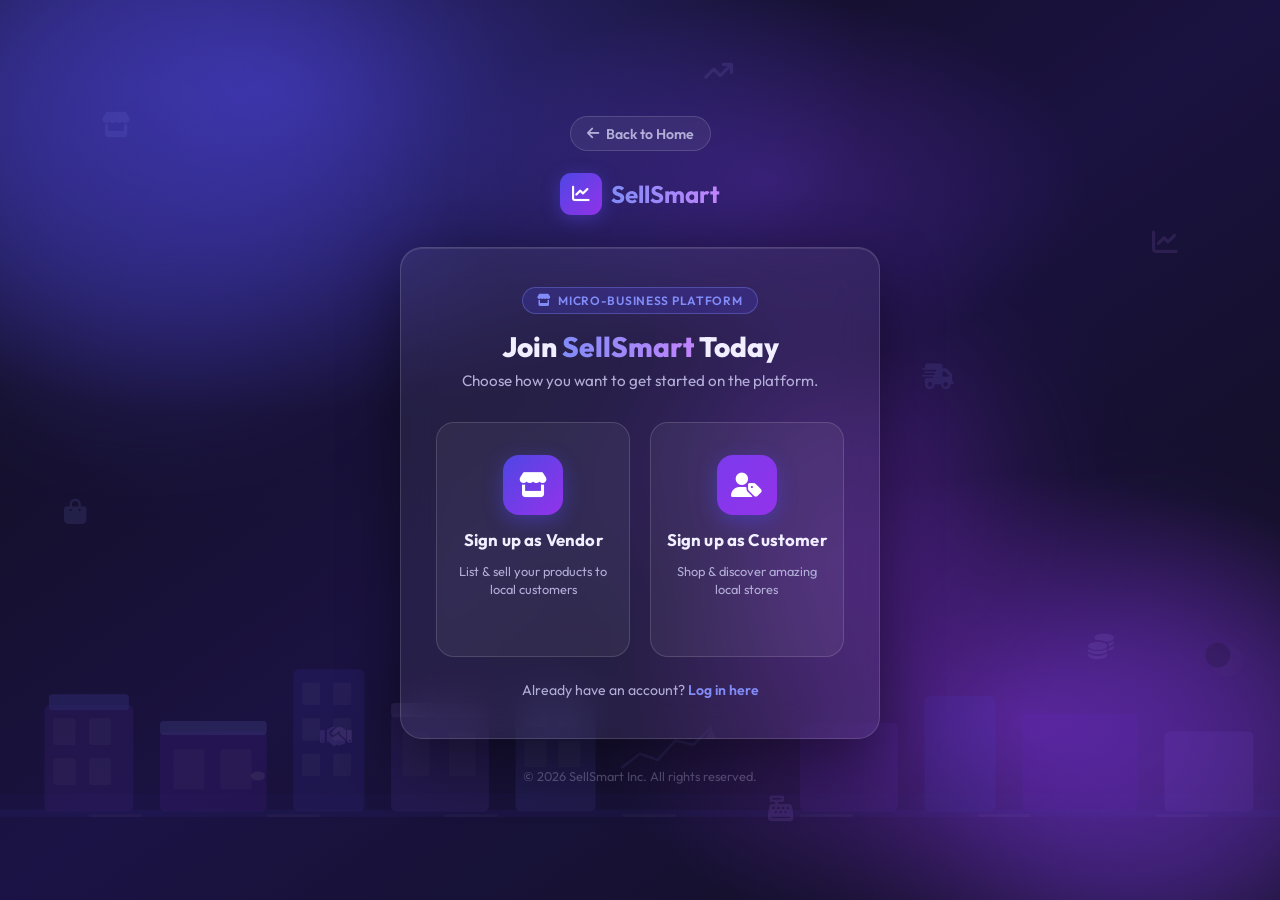
<file: signup.html>
<!DOCTYPE html>
<html lang="en">

<head>
    <meta charset="UTF-8">
    <meta name="viewport" content="width=device-width, initial-scale=1.0">
    <title>Sign Up - SellSmart</title>
    <meta name="description"
        content="Create your SellSmart account. Choose Business or Customer and start growing your micro-business today.">
    <link rel="preconnect" href="https://fonts.googleapis.com">
    <link rel="preconnect" href="https://fonts.gstatic.com" crossorigin>
    <link href="https://fonts.googleapis.com/css2?family=Outfit:wght@300;400;500;600;700;800&display=swap"
        rel="stylesheet">
    <link rel="stylesheet" href="https://cdnjs.cloudflare.com/ajax/libs/font-awesome/6.4.0/css/all.min.css">
    <style>
        *,
        *::before,
        *::after {
            box-sizing: border-box;
            margin: 0;
            padding: 0;
        }

        :root {
            --indigo: #4f46e5;
            --violet: #7c3aed;
            --purple: #9333ea;
            --indigo-lt: #818cf8;
            --dark: #0f0e17;
            --dark2: #1a1830;
            --glass: rgba(255, 255, 255, 0.07);
            --glass-border: rgba(255, 255, 255, 0.14);
            --text: #f0eeff;
            --text-muted: #b3aed8;
            --error: #f87171;
            --success: #34d399;
            --radius: 14px;
            --transition: 0.28s cubic-bezier(.4, 0, .2, 1);
        }

        body {
            font-family: 'Outfit', sans-serif;
            min-height: 100vh;
            background: var(--dark);
            color: var(--text);
            display: flex;
            align-items: stretch;
            overflow-x: hidden;
        }

        /* ── Background Panel ── */
        .bg-panel {
            position: fixed;
            inset: 0;
            z-index: 0;
            overflow: hidden;
        }

        /* Main gradient */
        .bg-panel::before {
            content: '';
            position: absolute;
            inset: 0;
            background:
                radial-gradient(ellipse 80% 60% at 20% 10%, rgba(79, 70, 229, 0.55) 0%, transparent 60%),
                radial-gradient(ellipse 60% 50% at 80% 80%, rgba(147, 51, 234, 0.45) 0%, transparent 55%),
                radial-gradient(ellipse 50% 40% at 60% 20%, rgba(124, 58, 237, 0.3) 0%, transparent 50%),
                linear-gradient(145deg, #0f0e17 0%, #1a1240 50%, #0f0e17 100%);
        }

        /* Animated floating blobs */
        .blob {
            position: absolute;
            border-radius: 50%;
            filter: blur(80px);
            opacity: 0.35;
            animation: floatBlob 12s ease-in-out infinite alternate;
        }

        .blob-a {
            width: 500px;
            height: 500px;
            background: var(--indigo);
            top: -120px;
            left: -100px;
            animation-duration: 14s;
        }

        .blob-b {
            width: 400px;
            height: 400px;
            background: var(--violet);
            bottom: -80px;
            right: -80px;
            animation-duration: 10s;
            animation-delay: -5s;
        }

        .blob-c {
            width: 280px;
            height: 280px;
            background: var(--purple);
            top: 40%;
            left: 55%;
            animation-duration: 18s;
            animation-delay: -8s;
        }

        @keyframes floatBlob {
            from {
                transform: translate(0, 0) scale(1);
            }

            to {
                transform: translate(30px, 40px) scale(1.08);
            }
        }

        /* SVG scene — Micro-Business Street */
        .scene-svg {
            position: absolute;
            bottom: 0;
            left: 0;
            right: 0;
            width: 100%;
            height: auto;
            opacity: 0.22;
            pointer-events: none;
        }

        /* Floating icons decoration */
        .deco-icons {
            position: absolute;
            inset: 0;
            pointer-events: none;
        }

        .deco-icon {
            position: absolute;
            font-size: 1.6rem;
            opacity: 0.12;
            animation: floatIcon 8s ease-in-out infinite alternate;
        }

        .deco-icon:nth-child(1) {
            top: 12%;
            left: 8%;
            animation-duration: 9s;
        }

        .deco-icon:nth-child(2) {
            top: 25%;
            left: 90%;
            animation-duration: 7s;
            animation-delay: -2s;
        }

        .deco-icon:nth-child(3) {
            top: 55%;
            left: 5%;
            animation-duration: 11s;
            animation-delay: -4s;
        }

        .deco-icon:nth-child(4) {
            top: 70%;
            left: 85%;
            animation-duration: 8s;
            animation-delay: -1s;
        }

        .deco-icon:nth-child(5) {
            top: 80%;
            left: 25%;
            animation-duration: 13s;
            animation-delay: -6s;
        }

        .deco-icon:nth-child(6) {
            top: 40%;
            left: 72%;
            animation-duration: 10s;
            animation-delay: -3s;
        }

        .deco-icon:nth-child(7) {
            top: 6%;
            left: 55%;
            animation-duration: 12s;
            animation-delay: -5s;
        }

        .deco-icon:nth-child(8) {
            top: 88%;
            left: 60%;
            animation-duration: 7s;
            animation-delay: -8s;
        }

        @keyframes floatIcon {
            from {
                transform: translateY(0) rotate(0deg);
            }

            to {
                transform: translateY(-18px) rotate(8deg);
            }
        }

        /* ── Layout ── */
        .page-wrapper {
            position: relative;
            z-index: 1;
            width: 100%;
            min-height: 100vh;
            display: flex;
            flex-direction: column;
            align-items: center;
            justify-content: center;
            padding: 2rem 1rem;
        }

        /* Brand */
        .brand-logo {
            display: flex;
            align-items: center;
            gap: 0.6rem;
            text-decoration: none;
            margin-bottom: 2rem;
            transition: opacity var(--transition);
        }

        .brand-logo:hover {
            opacity: 0.8;
        }

        .logo-icon-wrap {
            width: 42px;
            height: 42px;
            border-radius: 11px;
            background: linear-gradient(135deg, var(--indigo), var(--purple));
            display: flex;
            align-items: center;
            justify-content: center;
            font-size: 1.1rem;
            box-shadow: 0 4px 18px rgba(79, 70, 229, 0.45);
        }

        .brand-logo span {
            font-size: 1.5rem;
            font-weight: 700;
            background: linear-gradient(90deg, var(--indigo-lt), #c084fc);
            -webkit-background-clip: text;
            -webkit-text-fill-color: transparent;
            background-clip: text;
        }

        /* ── Card ── */
        .auth-card {
            width: 100%;
            max-width: 480px;
            background: rgba(255, 255, 255, 0.06);
            backdrop-filter: blur(20px);
            -webkit-backdrop-filter: blur(20px);
            border: 1px solid var(--glass-border);
            border-radius: 22px;
            padding: 2.4rem 2.2rem;
            box-shadow: 0 20px 60px rgba(0, 0, 0, 0.45), inset 0 1px 0 rgba(255, 255, 255, 0.1);
            animation: slideUp 0.5s cubic-bezier(.4, 0, .2, 1) both;
        }

        @keyframes slideUp {
            from {
                opacity: 0;
                transform: translateY(28px);
            }

            to {
                opacity: 1;
                transform: translateY(0);
            }
        }

        .hidden {
            display: none !important;
        }

        /* ── Landing card (role choice) ── */
        .landing-header {
            text-align: center;
            margin-bottom: 2rem;
        }

        .landing-header .badge {
            display: inline-flex;
            align-items: center;
            gap: 6px;
            padding: 5px 14px;
            background: rgba(79, 70, 229, 0.22);
            border: 1px solid rgba(129, 140, 248, 0.35);
            border-radius: 50px;
            font-size: 0.75rem;
            font-weight: 600;
            color: var(--indigo-lt);
            letter-spacing: 0.06em;
            text-transform: uppercase;
            margin-bottom: 1rem;
        }

        .landing-header h2 {
            font-size: 1.75rem;
            font-weight: 800;
            line-height: 1.2;
            margin-bottom: 0.5rem;
        }

        .landing-header h2 span {
            background: linear-gradient(90deg, var(--indigo-lt), #c084fc);
            -webkit-background-clip: text;
            -webkit-text-fill-color: transparent;
            background-clip: text;
        }

        .landing-header p {
            font-size: 0.95rem;
            color: var(--text-muted);
        }

        /* Big CTA button */
        .signup-cta-btn {
            display: flex;
            align-items: center;
            justify-content: center;
            gap: 10px;
            width: 100%;
            padding: 1rem 1.5rem;
            margin-bottom: 1.6rem;
            border: none;
            border-radius: 12px;
            cursor: pointer;
            font-family: 'Outfit', sans-serif;
            font-size: 1.05rem;
            font-weight: 700;
            background: linear-gradient(135deg, var(--indigo), var(--purple));
            color: #fff;
            box-shadow: 0 6px 24px rgba(79, 70, 229, 0.45);
            transition: transform var(--transition), box-shadow var(--transition);
        }

        .signup-cta-btn:hover {
            transform: translateY(-2px);
            box-shadow: 0 10px 34px rgba(79, 70, 229, 0.6);
        }

        /* Divider */
        .divider {
            display: flex;
            align-items: center;
            gap: 12px;
            color: var(--text-muted);
            font-size: 0.82rem;
            margin-bottom: 1.6rem;
        }

        .divider::before,
        .divider::after {
            content: '';
            flex: 1;
            height: 1px;
            background: var(--glass-border);
        }

        /* Role cards grid */
        .role-grid {
            display: grid;
            grid-template-columns: 1fr 1fr;
            gap: 1.2rem;
        }

        .role-card {
            display: flex;
            flex-direction: column;
            align-items: center;
            gap: 0.85rem;
            padding: 2rem 1rem 1.6rem;
            background: rgba(255, 255, 255, 0.05);
            border: 1.5px solid var(--glass-border);
            border-radius: 18px;
            cursor: pointer;
            transition: background var(--transition), border-color var(--transition), transform var(--transition), box-shadow var(--transition);
            position: relative;
            overflow: hidden;
        }

        .role-card::before {
            content: '';
            position: absolute;
            inset: 0;
            background: linear-gradient(135deg, rgba(79, 70, 229, 0.12), rgba(147, 51, 234, 0.08));
            opacity: 0;
            transition: opacity var(--transition);
        }

        .role-card:hover::before {
            opacity: 1;
        }

        .role-card:hover {
            border-color: rgba(129, 140, 248, 0.65);
            transform: translateY(-4px);
            box-shadow: 0 12px 36px rgba(79, 70, 229, 0.3);
        }

        .role-card .role-icon-wrap {
            width: 60px;
            height: 60px;
            border-radius: 16px;
            background: linear-gradient(135deg, var(--indigo), var(--purple));
            display: flex;
            align-items: center;
            justify-content: center;
            box-shadow: 0 6px 20px rgba(79, 70, 229, 0.45);
            transition: transform var(--transition);
        }

        .role-card:hover .role-icon-wrap {
            transform: scale(1.08);
        }

        .role-card .role-icon-wrap i {
            font-size: 1.55rem;
            color: #fff;
            background: none;
            -webkit-text-fill-color: #fff;
        }

        .role-card span {
            font-size: 1.05rem;
            font-weight: 700;
            color: var(--text);
            letter-spacing: 0.01em;
        }

        .role-card small {
            font-size: 0.8rem;
            color: var(--text-muted);
            text-align: center;
            line-height: 1.4;
        }

        .role-card .arrow-hint {
            font-size: 0.78rem;
            color: var(--indigo-lt);
            font-weight: 600;
            display: flex;
            align-items: center;
            gap: 4px;
            margin-top: 0.2rem;
            opacity: 0;
            transform: translateY(4px);
            transition: opacity var(--transition), transform var(--transition);
        }

        .role-card:hover .arrow-hint {
            opacity: 1;
            transform: translateY(0);
        }

        .already-member {
            text-align: center;
            font-size: 0.88rem;
            color: var(--text-muted);
            margin-top: 1.5rem;
        }

        .already-member a {
            color: var(--indigo-lt);
            text-decoration: none;
            font-weight: 600;
            transition: color var(--transition);
        }

        .already-member a:hover {
            color: #c084fc;
            text-decoration: underline;
        }

        /* ── Signup Forms ── */
        .form-card-header {
            display: flex;
            align-items: center;
            gap: 0.9rem;
            margin-bottom: 1.8rem;
        }

        .back-btn {
            background: rgba(255, 255, 255, 0.08);
            border: 1px solid var(--glass-border);
            border-radius: 9px;
            color: var(--text-muted);
            padding: 0.45rem 0.7rem;
            cursor: pointer;
            font-size: 0.85rem;
            transition: background var(--transition), color var(--transition);
            display: flex;
            align-items: center;
            gap: 5px;
            font-family: 'Outfit', sans-serif;
        }

        .back-btn:hover {
            background: rgba(79, 70, 229, 0.25);
            color: var(--text);
        }

        .form-title {
            flex: 1;
        }

        .form-title h3 {
            font-size: 1.35rem;
            font-weight: 700;
        }

        .form-title p {
            font-size: 0.85rem;
            color: var(--text-muted);
            margin-top: 2px;
        }

        .role-badge {
            display: flex;
            align-items: center;
            gap: 5px;
            padding: 4px 10px;
            border-radius: 50px;
            font-size: 0.72rem;
            font-weight: 600;
            letter-spacing: 0.04em;
            text-transform: uppercase;
        }

        .role-badge.business {
            background: rgba(79, 70, 229, 0.25);
            color: var(--indigo-lt);
            border: 1px solid rgba(129, 140, 248, 0.3);
        }

        .role-badge.customer {
            background: rgba(147, 51, 234, 0.25);
            color: #c084fc;
            border: 1px solid rgba(192, 132, 252, 0.3);
        }

        /* Form fields */
        .form-grid {
            display: flex;
            flex-direction: column;
            gap: 1rem;
        }

        .form-group {
            display: flex;
            flex-direction: column;
            gap: 5px;
        }

        .form-group label {
            font-size: 0.82rem;
            font-weight: 600;
            color: var(--text-muted);
            text-transform: uppercase;
            letter-spacing: 0.05em;
        }

        .input-wrap {
            position: relative;
            display: flex;
            align-items: center;
        }

        .input-wrap i {
            position: absolute;
            left: 13px;
            color: var(--text-muted);
            font-size: 0.9rem;
            pointer-events: none;
            transition: color var(--transition);
        }

        .form-input {
            width: 100%;
            padding: 0.72rem 1rem 0.72rem 2.4rem;
            background: rgba(255, 255, 255, 0.06);
            border: 1px solid var(--glass-border);
            border-radius: 10px;
            color: var(--text);
            font-family: 'Outfit', sans-serif;
            font-size: 0.95rem;
            transition: border-color var(--transition), background var(--transition), box-shadow var(--transition);
            outline: none;
        }

        .form-input::placeholder {
            color: rgba(179, 174, 216, 0.5);
        }

        .form-input:focus {
            border-color: rgba(129, 140, 248, 0.6);
            background: rgba(79, 70, 229, 0.1);
            box-shadow: 0 0 0 3px rgba(79, 70, 229, 0.15);
        }

        .form-input:focus+i,
        .input-wrap:focus-within i {
            color: var(--indigo-lt);
        }

        /* Swap icon order so icon is in the dom BEFORE input for :focus-within */
        .input-wrap i {
            order: 0;
        }

        .form-input {
            order: 1;
        }

        /* Re-do: icon BEFORE input */
        .input-wrap {
            flex-direction: row;
        }

        /* Submit button */
        .submit-btn {
            width: 100%;
            padding: 0.9rem;
            margin-top: 0.5rem;
            border: none;
            border-radius: 12px;
            cursor: pointer;
            font-family: 'Outfit', sans-serif;
            font-size: 1rem;
            font-weight: 700;
            background: linear-gradient(135deg, var(--indigo), var(--purple));
            color: #fff;
            box-shadow: 0 6px 22px rgba(79, 70, 229, 0.4);
            transition: transform var(--transition), box-shadow var(--transition), opacity var(--transition);
            display: flex;
            align-items: center;
            justify-content: center;
            gap: 8px;
        }

        .submit-btn:hover {
            transform: translateY(-2px);
            box-shadow: 0 10px 30px rgba(79, 70, 229, 0.55);
        }

        .submit-btn:active {
            transform: translateY(0);
        }

        /* Terms */
        .terms-text {
            text-align: center;
            font-size: 0.78rem;
            color: var(--text-muted);
            margin-top: 0.5rem;
        }

        .terms-text a {
            color: var(--indigo-lt);
            text-decoration: none;
        }

        .terms-text a:hover {
            text-decoration: underline;
        }

        /* ── Back Home Button ── */
        .back-home-btn {
            display: inline-flex;
            align-items: center;
            gap: 7px;
            text-decoration: none;
            color: var(--text-muted);
            font-size: 0.88rem;
            font-weight: 600;
            padding: 0.45rem 1rem;
            border: 1px solid var(--glass-border);
            border-radius: 50px;
            background: rgba(255, 255, 255, 0.06);
            transition: background var(--transition), color var(--transition), border-color var(--transition);
            margin-bottom: 1.4rem;
        }

        .back-home-btn:hover {
            background: rgba(79, 70, 229, 0.18);
            color: var(--text);
            border-color: rgba(129, 140, 248, 0.45);
        }

        /* Copyright */
        .copyright {
            font-size: 0.8rem;
            color: rgba(179, 174, 216, 0.4);
            margin-top: 1.8rem;
            text-align: center;
        }

        /* ── Responsive ── */
        @media (max-width: 520px) {
            .auth-card {
                padding: 1.8rem 1.2rem;
                border-radius: 16px;
            }

            .landing-header h2 {
                font-size: 1.45rem;
            }
        }
    </style>
</head>

<body>

    <!-- Background -->
    <div class="bg-panel">
        <!-- Blobs -->
        <div class="blob blob-a"></div>
        <div class="blob blob-b"></div>
        <div class="blob blob-c"></div>

        <!-- Floating micro-business themed icons -->
        <div class="deco-icons">
            <div class="deco-icon" style="color:#818cf8"><i class="fa-solid fa-store"></i></div>
            <div class="deco-icon" style="color:#c084fc"><i class="fa-solid fa-chart-line"></i></div>
            <div class="deco-icon" style="color:#818cf8"><i class="fa-solid fa-bag-shopping"></i></div>
            <div class="deco-icon" style="color:#a78bfa"><i class="fa-solid fa-coins"></i></div>
            <div class="deco-icon" style="color:#c084fc"><i class="fa-solid fa-handshake"></i></div>
            <div class="deco-icon" style="color:#818cf8"><i class="fa-solid fa-truck-fast"></i></div>
            <div class="deco-icon" style="color:#a78bfa"><i class="fa-solid fa-arrow-trend-up"></i></div>
            <div class="deco-icon" style="color:#c084fc"><i class="fa-solid fa-cash-register"></i></div>
        </div>

        <!-- SVG Micro-Business Street Scene -->
        <svg class="scene-svg" viewBox="0 0 1440 320" preserveAspectRatio="none" xmlns="http://www.w3.org/2000/svg">
            <!-- Sky/ground base -->
            <rect x="0" y="200" width="1440" height="120" fill="rgba(79,70,229,0.15)" rx="0" />

            <!-- Building 1 -->
            <rect x="50" y="100" width="100" height="120" fill="rgba(124,58,237,0.45)" rx="6" />
            <rect x="60" y="115" width="25" height="30" fill="rgba(255,255,255,0.15)" rx="3" />
            <rect x="100" y="115" width="25" height="30" fill="rgba(255,255,255,0.15)" rx="3" />
            <rect x="60" y="160" width="25" height="30" fill="rgba(255,255,255,0.15)" rx="3" />
            <rect x="100" y="160" width="25" height="30" fill="rgba(255,255,255,0.15)" rx="3" />
            <!-- Sign -->
            <rect x="55" y="88" width="90" height="18" fill="rgba(99,102,241,0.7)" rx="4" />

            <!-- Building 2 (coffee shop) -->
            <rect x="180" y="130" width="120" height="90" fill="rgba(109,40,217,0.55)" rx="6" />
            <rect x="195" y="150" width="35" height="45" fill="rgba(255,255,255,0.12)" rx="3" />
            <rect x="248" y="150" width="35" height="45" fill="rgba(255,255,255,0.12)" rx="3" />
            <rect x="180" y="118" width="120" height="16" fill="rgba(129,140,248,0.6)" rx="4" />
            <!-- Coffee cup icon approximation -->
            <ellipse cx="290" cy="180" rx="8" ry="5" fill="rgba(255,255,255,0.3)" />

            <!-- Building 3 (tall) -->
            <rect x="330" y="60" width="80" height="160" fill="rgba(79,70,229,0.5)" rx="6" />
            <rect x="340" y="75" width="20" height="25" fill="rgba(255,255,255,0.15)" rx="2" />
            <rect x="375" y="75" width="20" height="25" fill="rgba(255,255,255,0.15)" rx="2" />
            <rect x="340" y="115" width="20" height="25" fill="rgba(255,255,255,0.15)" rx="2" />
            <rect x="375" y="115" width="20" height="25" fill="rgba(255,255,255,0.15)" rx="2" />
            <rect x="340" y="155" width="20" height="25" fill="rgba(255,255,255,0.15)" rx="2" />
            <rect x="375" y="155" width="20" height="25" fill="rgba(255,255,255,0.15)" rx="2" />

            <!-- Building 4 (boutique) -->
            <rect x="440" y="110" width="110" height="110" fill="rgba(139,92,246,0.45)" rx="6" />
            <rect x="453" y="130" width="30" height="50" fill="rgba(255,255,255,0.12)" rx="3" />
            <rect x="505" y="130" width="30" height="50" fill="rgba(255,255,255,0.12)" rx="3" />
            <rect x="440" y="98" width="110" height="16" fill="rgba(167,139,250,0.6)" rx="4" />

            <!-- Building 5 -->
            <rect x="580" y="80" width="90" height="140" fill="rgba(99,102,241,0.5)" rx="6" />
            <rect x="590" y="95" width="25" height="30" fill="rgba(255,255,255,0.15)" rx="2" />
            <rect x="628" y="95" width="25" height="30" fill="rgba(255,255,255,0.15)" rx="2" />
            <rect x="590" y="140" width="25" height="30" fill="rgba(255,255,255,0.15)" rx="2" />
            <rect x="628" y="140" width="25" height="30" fill="rgba(255,255,255,0.15)" rx="2" />

            <!-- Right side buildings -->
            <rect x="900" y="120" width="110" height="100" fill="rgba(124,58,237,0.45)" rx="6" />
            <rect x="1040" y="90" width="80" height="130" fill="rgba(79,70,229,0.5)" rx="6" />
            <rect x="1150" y="110" width="130" height="110" fill="rgba(109,40,217,0.45)" rx="6" />
            <rect x="1310" y="130" width="100" height="90" fill="rgba(139,92,246,0.45)" rx="6" />

            <!-- Street -->
            <rect x="0" y="218" width="1440" height="8" fill="rgba(79,70,229,0.3)" />
            <!-- Street dashes -->
            <rect x="100" y="223" width="60" height="3" fill="rgba(255,255,255,0.12)" rx="2" />
            <rect x="300" y="223" width="60" height="3" fill="rgba(255,255,255,0.12)" rx="2" />
            <rect x="500" y="223" width="60" height="3" fill="rgba(255,255,255,0.12)" rx="2" />
            <rect x="700" y="223" width="60" height="3" fill="rgba(255,255,255,0.12)" rx="2" />
            <rect x="900" y="223" width="60" height="3" fill="rgba(255,255,255,0.12)" rx="2" />
            <rect x="1100" y="223" width="60" height="3" fill="rgba(255,255,255,0.12)" rx="2" />
            <rect x="1300" y="223" width="60" height="3" fill="rgba(255,255,255,0.12)" rx="2" />

            <!-- Trend arrows / charts floating -->
            <polyline points="700,170 720,155 740,162 760,140 780,145 800,125" stroke="rgba(129,140,248,0.5)"
                stroke-width="3" fill="none" stroke-linecap="round" />
            <polygon points="800,125 806,138 794,138" fill="rgba(129,140,248,0.5)" />

            <!-- Moon/Stars hint -->
            <circle cx="1380" cy="50" r="18" fill="rgba(255,255,255,0.06)" />
            <circle cx="1370" cy="44" r="14" fill="rgba(15,14,23,0.8)" />
        </svg>
    </div>

    <!-- Content -->
    <div class="page-wrapper">

        <!-- Back to Home -->
        <a href="index.html" class="back-home-btn">
            <i class="fa-solid fa-arrow-left"></i> Back to Home
        </a>

        <!-- Brand -->
        <a href="index.html" class="brand-logo">
            <div class="logo-icon-wrap"><i class="fa-solid fa-chart-line" style="color:#fff;"></i></div>
            <span>SellSmart</span>
        </a>

        <!-- ══ STEP 1: Landing card ══ -->
        <div id="card-landing" class="auth-card">
            <div class="landing-header">
                <div class="badge"><i class="fa-solid fa-store"></i> Micro-Business Platform</div>
                <h2>Join <span>SellSmart</span> Today</h2>
                <p>Choose how you want to get started on the platform.</p>
            </div>

            <!-- Role cards — two big buttons -->
            <div class="role-grid">
                <div class="role-card" id="rc-vendor" onclick="showSignup('business')">
                    <div class="role-icon-wrap">
                        <i class="fa-solid fa-store"></i>
                    </div>
                    <span>Sign up as Vendor</span>
                    <small>List &amp; sell your products to local customers</small>
                    <div class="arrow-hint"><i class="fa-solid fa-arrow-right"></i> Get started</div>
                </div>
                <div class="role-card" id="rc-customer" onclick="showSignup('customer')">
                    <div class="role-icon-wrap" style="background: linear-gradient(135deg, #7c3aed, #9333ea);">
                        <i class="fa-solid fa-user-tag"></i>
                    </div>
                    <span>Sign up as Customer</span>
                    <small>Shop &amp; discover amazing local stores</small>
                    <div class="arrow-hint"><i class="fa-solid fa-arrow-right"></i> Get started</div>
                </div>
            </div>

            <p class="already-member">
                Already have an account? <a href="login.html">Log in here</a>
            </p>
        </div>

        <!-- ══ STEP 2a: Business Signup Form ══ -->
        <div id="card-business" class="auth-card hidden">
            <div class="form-card-header">
                <button class="back-btn" onclick="goBack()">
                    <i class="fa-solid fa-arrow-left"></i> Back
                </button>
                <div class="form-title">
                    <h3>Vendor Sign Up</h3>
                    <p>Register your micro-business</p>
                </div>
                <span class="role-badge business"><i class="fa-solid fa-store"></i> Vendor</span>
            </div>

            <form id="form-business" onsubmit="handleSignup(event, 'business')">
                <div class="form-grid">

                    <div class="form-group">
                        <label for="b-name">Full Name</label>
                        <div class="input-wrap">
                            <i class="fa-regular fa-user"></i>
                            <input id="b-name" type="text" class="form-input" placeholder="John Doe" required>
                        </div>
                    </div>

                    <div class="form-group">
                        <label for="b-bname">Business Name</label>
                        <div class="input-wrap">
                            <i class="fa-solid fa-store"></i>
                            <input id="b-bname" type="text" class="form-input" placeholder="My Awesome Store" required>
                        </div>
                    </div>

                    <div class="form-group">
                        <label for="b-email">Business Email</label>
                        <div class="input-wrap">
                            <i class="fa-regular fa-envelope"></i>
                            <input id="b-email" type="email" class="form-input" placeholder="contact@mystore.com"
                                required>
                        </div>
                    </div>

                    <div class="form-group">
                        <label for="b-phone">Mobile Number</label>
                        <div class="input-wrap">
                            <i class="fa-solid fa-phone"></i>
                            <input id="b-phone" type="tel" class="form-input" placeholder="+91 98765 43210" required>
                        </div>
                    </div>

                    <div class="form-group">
                        <label for="b-address">Business Address</label>
                        <div class="input-wrap" style="align-items: flex-start;">
                            <i class="fa-solid fa-location-dot" style="margin-top: 0.75rem;"></i>
                            <textarea id="b-address" class="form-input"
                                placeholder="Shop No. 5, MG Road, Mumbai, Maharashtra 400001" required rows="2"
                                style="resize: none; padding-top: 0.72rem; line-height: 1.5;"></textarea>
                        </div>
                    </div>

                    <div class="form-group">
                        <label for="b-pass">Password</label>
                        <div class="input-wrap">
                            <i class="fa-solid fa-lock"></i>
                            <input id="b-pass" type="password" class="form-input" placeholder="Create a strong password"
                                required minlength="8">
                        </div>
                    </div>

                    <button type="submit" class="submit-btn">
                        <i class="fa-solid fa-arrow-right-to-bracket"></i>
                        Create Vendor Account
                    </button>

                    <p class="terms-text">
                        By signing up, you agree to our
                        <a href="#">Terms of Service</a> &amp;
                        <a href="#">Privacy Policy</a>
                    </p>
                </div>
            </form>
        </div>

        <!-- ══ STEP 2b: Customer Signup Form ══ -->
        <div id="card-customer" class="auth-card hidden">
            <div class="form-card-header">
                <button class="back-btn" onclick="goBack()">
                    <i class="fa-solid fa-arrow-left"></i> Back
                </button>
                <div class="form-title">
                    <h3>Customer Sign Up</h3>
                    <p>Create your shopper account</p>
                </div>
                <span class="role-badge customer"><i class="fa-solid fa-user-tag"></i> Customer</span>
            </div>

            <form id="form-customer" onsubmit="handleSignup(event, 'customer')">
                <div class="form-grid">

                    <div class="form-group">
                        <label for="c-name">Full Name</label>
                        <div class="input-wrap">
                            <i class="fa-regular fa-user"></i>
                            <input id="c-name" type="text" class="form-input" placeholder="Jane Smith" required>
                        </div>
                    </div>

                    <div class="form-group">
                        <label for="c-email">Email Address</label>
                        <div class="input-wrap">
                            <i class="fa-regular fa-envelope"></i>
                            <input id="c-email" type="email" class="form-input" placeholder="jane@example.com" required>
                        </div>
                    </div>

                    <div class="form-group">
                        <label for="c-phone">Mobile Number</label>
                        <div class="input-wrap">
                            <i class="fa-solid fa-phone"></i>
                            <input id="c-phone" type="tel" class="form-input" placeholder="+91 98765 43210" required>
                        </div>
                    </div>

                    <div class="form-group">
                        <label for="c-pass">Password</label>
                        <div class="input-wrap">
                            <i class="fa-solid fa-lock"></i>
                            <input id="c-pass" type="password" class="form-input" placeholder="Create a strong password"
                                required minlength="8">
                        </div>
                    </div>

                    <button type="submit" class="submit-btn">
                        <i class="fa-solid fa-arrow-right-to-bracket"></i>
                        Create Customer Account
                    </button>

                    <p class="terms-text">
                        By signing up, you agree to our
                        <a href="#">Terms of Service</a> &amp;
                        <a href="#">Privacy Policy</a>
                    </p>
                </div>
            </form>
        </div>

        <p class="copyright">&copy; 2026 SellSmart Inc. All rights reserved.</p>
    </div>

    <script>
        const cards = {
            landing: document.getElementById('card-landing'),
            business: document.getElementById('card-business'),
            customer: document.getElementById('card-customer'),
        };

        let previousCard = 'landing';

        function showCard(name) {
            Object.values(cards).forEach(c => c.classList.add('hidden'));
            cards[name].classList.remove('hidden');
            // Restart animation
            cards[name].style.animation = 'none';
            cards[name].offsetHeight; // reflow
            cards[name].style.animation = '';
        }

        function showSignup(role) {
            previousCard = 'landing';
            showCard(role);
        }

        function goBack() {
            showCard(previousCard);
        }

        function handleSignup(e, role) {
            e.preventDefault();
            const btn = e.target.querySelector('.submit-btn');
            btn.innerHTML = '<i class="fa-solid fa-spinner fa-spin"></i> Creating account…';
            btn.disabled = true;

            // Simulate async signup — redirect after 1.5s
            setTimeout(() => {
                // In production: POST to backend here
                if (role === 'business') {
                    window.location.href = 'login.html';
                } else {
                    window.location.href = 'login.html';
                }
            }, 1500);
        }
    </script>

</body>

</html>
</file>
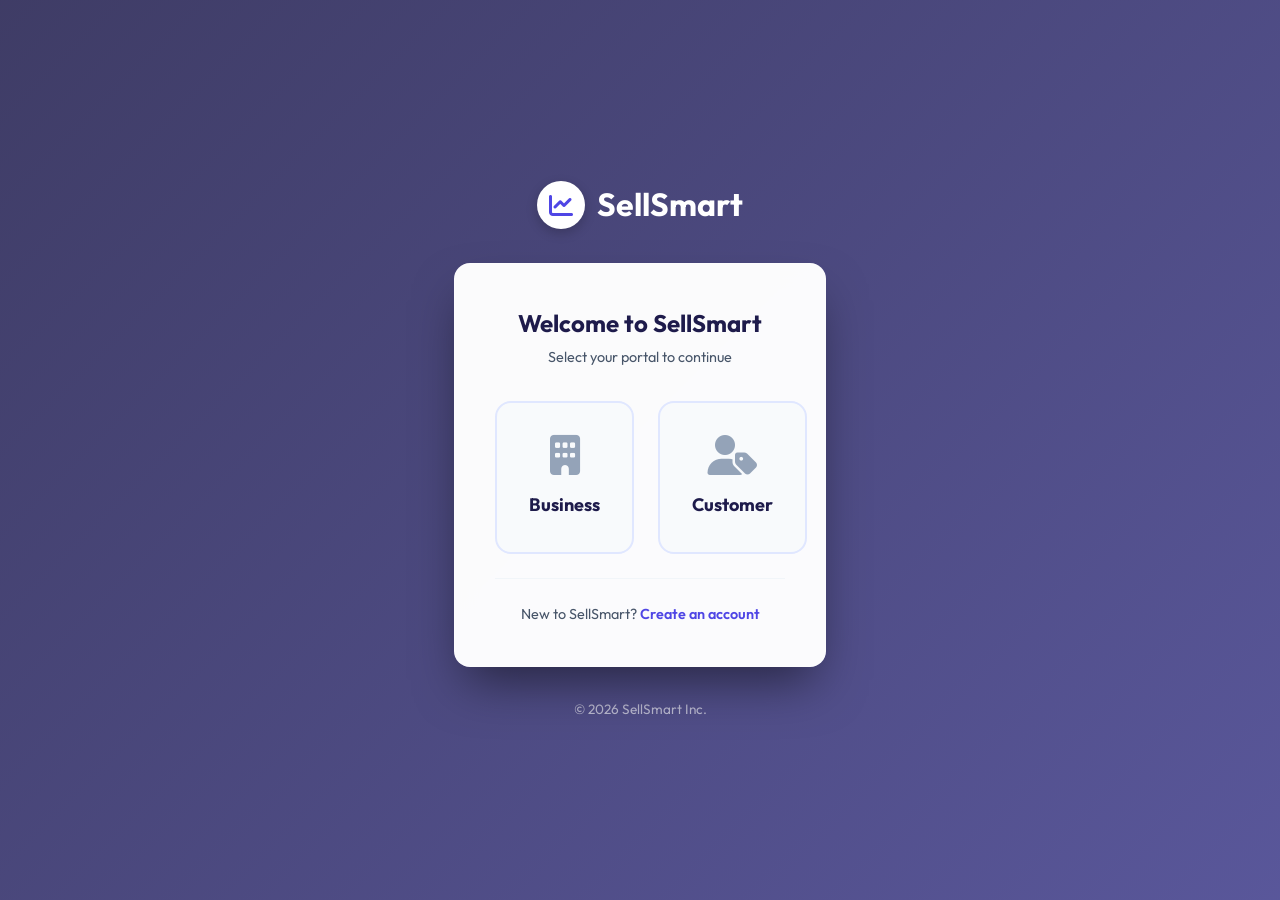
<file: SellsSmart!/login.html>
<!DOCTYPE html>
<html lang="en">

<head>
    <meta charset="UTF-8">
    <meta name="viewport" content="width=device-width, initial-scale=1.0">
    <title>Login - SellSmart</title>
    <link rel="preconnect" href="https://fonts.googleapis.com">
    <link rel="preconnect" href="https://fonts.gstatic.com" crossorigin>
    <link href="https://fonts.googleapis.com/css2?family=Outfit:wght@300;400;500;600;700&display=swap" rel="stylesheet">
    <link rel="stylesheet" href="styles.css">
    <link rel="stylesheet" href="https://cdnjs.cloudflare.com/ajax/libs/font-awesome/6.4.0/css/all.min.css">
</head>

<body>

    <div class="login-page">
        <div class="login-overlay"></div>

        <div class="container login-content">
            <!-- Brand Logo -->
            <a href="index.html" class="brand-logo-center">
                <div class="logo-icon"><i class="fa-solid fa-chart-line"></i></div>
                <span>SellSmart</span>
            </a>

            <!-- 1. Role Selection Interface -->
            <div id="role-selection" class="auth-card">
                <div class="form-header">
                    <h3>Welcome to SellSmart</h3>
                    <p>Select your portal to continue</p>
                </div>

                <div class="role-grid">
                    <!-- Business Button -->
                    <div class="role-card" onclick="showLogin('business')">
                        <i class="fa-solid fa-building"></i>
                        <span>Business</span>
                    </div>

                    <!-- Customer Button -->
                    <div class="role-card" onclick="showLogin('customer')">
                        <i class="fa-solid fa-user-tag"></i>
                        <span>Customer</span>
                    </div>
                </div>

                <div class="card-footer">
                    <p>New to SellSmart? <a href="#">Create an account</a></p>
                </div>
            </div>

            <!-- 2. Login Forms Container (Hidden by default) -->
            <div id="auth-container" class="auth-card hidden">
                <button onclick="showSelection()" class="back-link">
                    <i class="fa-solid fa-arrow-left"></i> Back to Selection
                </button>

                <!-- Business Login Form -->
                <div id="form-business" class="auth-form">
                    <div class="form-header">
                        <h3>Business Login</h3>
                        <p>Access your business dashboard</p>
                    </div>
                    <form onsubmit="event.preventDefault(); window.location.href='dashboard-business.html'">
                        <div class="form-group">
                            <label>Business Email</label>
                            <div class="input-icon-wrapper">
                                <i class="fa-regular fa-envelope input-icon"></i>
                                <input type="email" class="form-input" placeholder="name@company.com" required>
                            </div>
                        </div>
                        <div class="form-group">
                            <label>Password</label>
                            <div class="input-icon-wrapper">
                                <i class="fa-solid fa-lock input-icon"></i>
                                <input type="password" class="form-input" placeholder="••••••••" required>
                            </div>
                        </div>
                        <div class="form-actions">
                            <a href="#" class="forgot-link">Forgot password?</a>
                        </div>
                        <button type="submit" class="btn btn-primary btn-block">Log In as Business</button>
                    </form>
                </div>

                <!-- Customer Login Form -->
                <div id="form-customer" class="auth-form" style="display: none;">
                    <div class="form-header">
                        <h3>Customer Login</h3>
                        <p>Manage your orders and profile</p>
                    </div>
                    <form onsubmit="event.preventDefault(); window.location.href='dashboard-customer.html'">
                        <div class="form-group">
                            <label>Email or Phone</label>
                            <div class="input-icon-wrapper">
                                <i class="fa-regular fa-user input-icon"></i>
                                <input type="text" class="form-input" placeholder="name@example.com" required>
                            </div>
                        </div>
                        <div class="form-group">
                            <label>Password</label>
                            <div class="input-icon-wrapper">
                                <i class="fa-solid fa-lock input-icon"></i>
                                <input type="password" class="form-input" placeholder="••••••••" required>
                            </div>
                        </div>
                        <div class="form-actions">
                            <a href="#" class="forgot-link">Forgot password?</a>
                        </div>
                        <button type="submit" class="btn btn-primary btn-block">Log In as Customer</button>
                    </form>
                </div>
            </div>

            <div class="copyright">
                &copy; 2026 SellSmart Inc.
            </div>
        </div>
    </div>

    <script src="script.js"></script>
</body>

</html>
</file>
<file: styles.css>
/* -------------------------------------------------------------------------- */
/*                                  Variables                                 */
/* -------------------------------------------------------------------------- */
:root {
    /* Colors */
    --bg-color: #FAFAFF;
    /* Very faint indigo tint */
    --surface-color: #FFFFFF;
    --primary-gradient: linear-gradient(135deg, #6366f1 0%, #4f46e5 100%);
    /* Indigo 500 to Indigo 600 */
    --primary-gradient-hover: linear-gradient(135deg, #4f46e5 0%, #4338ca 100%);
    /* Indigo 600 to Indigo 700 */
    --secondary-gradient: linear-gradient(135deg, #a855f7 0%, #7e22ce 100%);
    /* Purple accent */

    --text-heading: #1e1b4b;
    /* Indigo 950 */
    --text-body: #475569;
    /* Slate 600 */
    --text-light: #f8fafc;

    --border-color: #e0e7ff;
    /* Indigo 100 */

    /* Effects */
    --shadow-sm: 0 1px 2px 0 rgb(0 0 0 / 0.05);
    --shadow-md: 0 4px 6px -1px rgb(67 56 202 / 0.1), 0 2px 4px -2px rgb(67 56 202 / 0.1);
    --shadow-lg: 0 10px 15px -3px rgb(67 56 202 / 0.1), 0 4px 6px -4px rgb(67 56 202 / 0.1);
    --shadow-hover: 0 20px 25px -5px rgb(67 56 202 / 0.15), 0 8px 10px -6px rgb(67 56 202 / 0.15);

    --radius-sm: 0.375rem;
    --radius-md: 0.75rem;
    --radius-lg: 1rem;
    --radius-full: 9999px;

    /* Typography */
    --font-main: 'Outfit', sans-serif;
}

/* -------------------------------------------------------------------------- */
/*                                    Reset                                   */
/* -------------------------------------------------------------------------- */
* {
    margin: 0;
    padding: 0;
    box-sizing: border-box;
}

html {
    scroll-behavior: smooth;
}

body {
    font-family: var(--font-main);
    background-color: var(--bg-color);
    color: var(--text-heading);
    line-height: 1.6;
    overflow-x: hidden;
}

a {
    text-decoration: none;
    color: inherit;
    transition: all 0.2s ease;
}

ul {
    list-style: none;
}

img {
    max-width: 100%;
    display: block;
}

/* -------------------------------------------------------------------------- */
/*                                  Utilities                                 */
/* -------------------------------------------------------------------------- */
.container {
    max-width: 1200px;
    margin: 0 auto;
    padding: 0 1.5rem;
}

.btn {
    display: inline-flex;
    align-items: center;
    justify-content: center;
    gap: 0.5rem;
    padding: 0.875rem 1.75rem;
    font-weight: 600;
    font-size: 1rem;
    border-radius: var(--radius-full);
    cursor: pointer;
    transition: all 0.3s cubic-bezier(0.4, 0, 0.2, 1);
}

.btn-primary {
    background: var(--primary-gradient);
    color: white;
    box-shadow: 0 4px 12px rgba(99, 102, 241, 0.3);
}

.btn-primary:hover {
    background: var(--primary-gradient-hover);
    transform: translateY(-2px);
    box-shadow: 0 8px 16px rgba(99, 102, 241, 0.4);
}

.text-gradient {
    background: linear-gradient(to right, #1e293b, #475569);
    -webkit-background-clip: text;
    background-clip: text;
    /* -webkit-text-fill-color: transparent; Removed to keep "Business" dark but stylized if needed,
       but user requested "Digital Market" as green gradient.
       Let's stick to user request strictly. */
}

/* Specific text gradient for "Digital Market" */
.text-gradient-primary {
    background: var(--primary-gradient);
    -webkit-background-clip: text;
    background-clip: text;
    -webkit-text-fill-color: transparent;
}

/* -------------------------------------------------------------------------- */
/*                                   Navbar                                   */
/* -------------------------------------------------------------------------- */
.navbar {
    padding: 1.25rem 0;
    position: absolute;
    top: 0;
    left: 0;
    width: 100%;
    z-index: 50;
    background: transparent;
}

.navbar .container {
    display: flex;
    justify-content: center;
    /* Centered as per hero request implies centered nav logo usually, or left-logo right-links.
                               User said "Logo badge at top center" logic implies logo is part of hero.
                               The user requested "Logo badge at top center" in Hero Section.
                               So I'll keep navbar simple or minimal.
                               Actually, user put "Logo badge" IN Hero Section list.
                               I will center the logo in the nav, or just leave nav empty and put logo in hero.
                               I will put a minimal Logo in nav top-left or center for standard practice,
                               BUT the "Logo badge" in hero is specific.
                               Let's center the logo in the nav just in case. */
    align-items: center;
}

.logo {
    display: flex;
    align-items: center;
    gap: 0.75rem;
    font-weight: 700;
    font-size: 1.25rem;
    color: var(--text-heading);
}

.logo-icon {
    width: 36px;
    height: 36px;
    background: white;
    border-radius: 50%;
    display: flex;
    align-items: center;
    justify-content: center;
    color: #4f46e5;
    box-shadow: var(--shadow-sm);
}

/* -------------------------------------------------------------------------- */
/*                                Hero Section                                */
/* -------------------------------------------------------------------------- */
.hero {
    position: relative;
    padding: 8rem 0 3rem 0;
    text-align: center;
    overflow: hidden;
}

.hero-content {
    position: relative;
    z-index: 10;
    display: flex;
    flex-direction: column;
    align-items: center;
    max-width: 800px;
}

/* Logo Badge Requirement at Top Center */
.badge-pill {
    display: inline-flex;
    align-items: center;
    gap: 0.5rem;
    background: rgba(99, 102, 241, 0.1);
    color: #4338ca;
    padding: 0.5rem 1rem;
    border-radius: var(--radius-full);
    font-size: 0.875rem;
    font-weight: 600;
    margin-bottom: 2rem;
    border: 1px solid rgba(99, 102, 241, 0.2);
    /* For the specific "Logo badge... icon + SellSmart" I might have misunderstood.
       The user said "Logo badge at top center (icon + SellSmart text...)".
       AND "Small green rounded tagline badge: 'Because every business needs visibility'".
       So there are TWO badges? Or one?
       Re-reading:
       1) Logo badge at top center
       2) Small green rounded tagline badge

       I will assume the Logo Badge is essentially the Brand Logo, centered.
       And the tagline badge is below it.
    */
}

/* Let's adjust the structure in HTML to match strictly if I can.
   I used navbar for Logo.
   I used `.badge-pill` for tagline.
   This works well for "Logo at top" (Nav) and "Tagline badge".
*/

.hero h1 {
    font-size: 3.5rem;
    line-height: 1.1;
    font-weight: 800;
    margin-bottom: 1.5rem;
    color: var(--text-heading);
    letter-spacing: -0.02em;
}

.hero p {
    font-size: 1.25rem;
    color: var(--text-body);
    margin-bottom: 2.5rem;
    max-width: 600px;
}

/* Abstract Blobs */
.blob {
    position: absolute;
    filter: blur(80px);
    z-index: 0;
    opacity: 0.6;
}

.blob-1 {
    width: 400px;
    height: 400px;
    background: #e0e7ff;
    /* Indigo 100 */
    top: -100px;
    left: -100px;
    border-radius: 50%;
}

.blob-2 {
    width: 300px;
    height: 300px;
    background: #ede9fe;
    /* Violet 100 */
    bottom: -50px;
    right: -50px;
    border-radius: 40% 60% 70% 30% / 40% 50% 60% 50%;
}

/* -------------------------------------------------------------------------- */
/*                              Features Section                              */
/* -------------------------------------------------------------------------- */
.features-section {
    padding: 3rem 0 6rem 0;
    position: relative;
}

.section-header {
    text-align: center;
    max-width: 700px;
    margin: 0 auto 4rem auto;
}

.section-badge {
    display: inline-block;
    color: #4f46e5;
    font-size: 0.75rem;
    font-weight: 700;
    letter-spacing: 0.1em;
    text-transform: uppercase;
    margin-bottom: 1rem;
    background: rgba(99, 102, 241, 0.1);
    padding: 0.25rem 0.75rem;
    border-radius: 4px;
}

.section-header h2 {
    font-size: 2.5rem;
    font-weight: 700;
    margin-bottom: 1rem;
    color: var(--text-heading);
}

.section-header p {
    color: var(--text-body);
    font-size: 1.125rem;
}

.features-grid {
    display: grid;
    grid-template-columns: repeat(3, 1fr);
    gap: 2rem;
}

.feature-card {
    background: var(--surface-color);
    padding: 2.5rem 2rem;
    border-radius: var(--radius-lg);
    box-shadow: var(--shadow-md);
    transition: all 0.3s ease;
    border: 1px solid var(--border-color);
    position: relative;
    overflow: hidden;
}

.feature-card:hover {
    transform: translateY(-5px);
    box-shadow: var(--shadow-hover);
    border-color: rgba(99, 102, 241, 0.3);
}

.feature-icon {
    width: 48px;
    height: 48px;
    background: #e0e7ff;
    color: #4338ca;
    border-radius: 12px;
    display: flex;
    align-items: center;
    justify-content: center;
    font-size: 1.25rem;
    margin-bottom: 1.5rem;
    transition: transform 0.3s ease;
}

.feature-card:hover .feature-icon {
    transform: scale(1.1);
    background: #c7d2fe;
}

.feature-card h3 {
    font-size: 1.25rem;
    font-weight: 700;
    margin-bottom: 0.75rem;
    color: var(--text-heading);
}

.feature-card p {
    color: var(--text-body);
    font-size: 0.95rem;
    line-height: 1.5;
}

/* -------------------------------------------------------------------------- */
/*                             Why Choose Section                             */
/* -------------------------------------------------------------------------- */
.why-choose-section {
    padding: 6rem 0;
    background: var(--primary-gradient);
    color: white;
}

.why-content {
    display: grid;
    grid-template-columns: 1fr 1fr;
    gap: 4rem;
    align-items: center;
}

.why-text h2 {
    font-size: 2.5rem;
    font-weight: 700;
    margin-bottom: 1.5rem;
}

.why-text p {
    font-size: 1.125rem;
    opacity: 0.9;
    line-height: 1.7;
    max-width: 500px;
}

.stats-grid {
    display: flex;
    align-items: center;
    justify-content: space-between;
    background: rgba(255, 255, 255, 0.1);
    backdrop-filter: blur(10px);
    padding: 2rem;
    border-radius: var(--radius-lg);
    border: 1px solid rgba(255, 255, 255, 0.2);
}

.stat-item {
    text-align: center;
}

.stat-number {
    display: block;
    font-size: 2.5rem;
    font-weight: 800;
    margin-bottom: 0.25rem;
}

.stat-label {
    font-size: 0.875rem;
    font-weight: 500;
    opacity: 0.9;
}

.stat-divider {
    width: 1px;
    height: 50px;
    background: rgba(255, 255, 255, 0.3);
}

/* -------------------------------------------------------------------------- */
/*                                 CTA Section                                */
/* -------------------------------------------------------------------------- */
.cta-section {
    padding: 6rem 0;
    background: #ffffff;
}

.cta-box {
    text-align: center;
    max-width: 800px;
    margin: 0 auto;
    padding: 3rem;
    border-radius: 2rem;
    background: radial-gradient(circle at top right, #eef2ff, #ffffff);
    border: 1px solid var(--border-color);
}

.cta-box h2 {
    font-size: 2.25rem;
    font-weight: 700;
    margin-bottom: 1rem;
    color: var(--text-heading);
}

.cta-box p {
    font-size: 1.125rem;
    color: var(--text-body);
    margin-bottom: 2rem;
}

/* -------------------------------------------------------------------------- */
/*                                   Footer                                   */
/* -------------------------------------------------------------------------- */
.footer {
    background: #0f172a;
    /* Slate 900 */
    color: white;
    padding: 4rem 0 2rem 0;
}

.footer-content {
    display: flex;
    flex-direction: column;
    align-items: center;
    text-align: center;
}

.footer-brand .logo {
    color: white;
    font-size: 1.5rem;
    margin-bottom: 1rem;
    justify-content: center;
}

.footer-brand .logo-icon.icon-light {
    background: rgba(255, 255, 255, 0.1);
    color: #818cf8;
}

.tagline {
    color: #94a3b8;
    margin-bottom: 3rem;
}

.footer-copyright {
    margin-top: 2rem;
    padding-top: 2rem;
    border-top: 1px solid #1e293b;
    width: 100%;
    color: #64748b;
    font-size: 0.875rem;
}

/* -------------------------------------------------------------------------- */
/*                                 Responsive                                 */
/* -------------------------------------------------------------------------- */
@media (max-width: 1024px) {
    .features-grid {
        grid-template-columns: repeat(2, 1fr);
    }
}

@media (max-width: 768px) {
    .hero h1 {
        font-size: 2.5rem;
    }

    .features-grid {
        grid-template-columns: 1fr;
    }

    .why-content {
        grid-template-columns: 1fr;
        text-align: center;
    }

    .why-text p {
        margin: 0 auto 3rem auto;
    }

    .stats-grid {
        flex-direction: column;
        gap: 2rem;
    }

    .stat-divider {
        display: none;
    }

    .cta-box {
        padding: 2rem 1rem;
    }

    /* -------------------------------------------------------------------------- */
}

/* -------------------------------------------------------------------------- */
/*                          Simplified Login Page                             */
/* -------------------------------------------------------------------------- */
.login-page {
    /* High Quality Office Background */
    background: url('https://images.unsplash.com/photo-1497215842964-222b4bef97ed?q=80&w=2070&auto=format&fit=crop') no-repeat center center fixed;
    background-size: cover;
    min-height: 100vh;
    display: flex;
    flex-direction: column;
    align-items: center;
    justify-content: center;
    position: relative;
    padding: 1rem;
}

.login-overlay {
    position: absolute;
    top: 0;
    left: 0;
    width: 100%;
    height: 100%;
    /* Stronger indigo overlay for better text contrast */
    background: linear-gradient(135deg, rgba(30, 27, 75, 0.85), rgba(49, 46, 129, 0.8));
    z-index: 1;
}

.login-content {
    position: relative;
    z-index: 10;
    width: 100%;
    max-width: 420px;
    display: flex;
    flex-direction: column;
    align-items: center;
    animation: fadeIn 0.8s ease-out;
}

.brand-logo-center {
    display: flex;
    align-items: center;
    gap: 0.75rem;
    font-size: 2rem;
    font-weight: 700;
    margin-bottom: 2rem;
    color: white;
    text-decoration: none;
    transition: transform 0.3s ease;
}

.brand-logo-center:hover {
    transform: scale(1.05);
}

.brand-logo-center .logo-icon {
    width: 48px;
    height: 48px;
    background: white;
    color: #4f46e5;
    border-radius: 50%;
    display: flex;
    align-items: center;
    justify-content: center;
    font-size: 1.5rem;
    box-shadow: 0 4px 12px rgba(0, 0, 0, 0.2);
}

.auth-card {
    background: rgba(255, 255, 255, 0.98);
    /* Nearly opaque for readability */
    backdrop-filter: blur(10px);
    border-radius: var(--radius-lg);
    padding: 2.5rem;
    width: 100%;
    box-shadow: 0 25px 50px -12px rgba(0, 0, 0, 0.5);
    border: 1px solid rgba(255, 255, 255, 0.2);
}

/* Toggles */
.toggle-container {
    display: flex;
    background: #f1f5f9;
    padding: 0.35rem;
    border-radius: var(--radius-md);
    margin-bottom: 2rem;
}

.toggle-btn {
    flex: 1;
    border: none;
    background: transparent;
    padding: 0.75rem;
    font-family: var(--font-main);
    font-weight: 600;
    font-size: 0.95rem;
    color: var(--text-body);
    border-radius: var(--radius-sm);
    cursor: pointer;
    transition: all 0.3s ease;
    display: flex;
    align-items: center;
    justify-content: center;
    gap: 0.5rem;
}

.toggle-btn.active {
    background: white;
    color: #4f46e5;
    box-shadow: 0 2px 4px rgba(0, 0, 0, 0.05);
}

/* Forms */
.auth-form {
    display: none;
    animation: fadeIn 0.4s ease-out;
}

.auth-form.active-form {
    display: block;
}

.form-header {
    text-align: center;
    margin-bottom: 1.5rem;
}

.form-header h3 {
    font-size: 1.5rem;
    color: var(--text-heading);
    margin-bottom: 0.25rem;
}

.form-header p {
    font-size: 0.9rem;
    color: var(--text-body);
}

.form-group {
    margin-bottom: 1.25rem;
}

.form-group label {
    display: block;
    font-size: 0.85rem;
    font-weight: 600;
    color: var(--text-heading);
    margin-bottom: 0.5rem;
    margin-left: 0.25rem;
}

/* Input with Icon */
.input-icon-wrapper {
    position: relative;
    display: flex;
    align-items: center;
}

.input-icon {
    position: absolute;
    left: 1rem;
    color: #94a3b8;
    transition: color 0.3s;
}

.form-input {
    width: 100%;
    padding: 0.875rem 1rem 0.875rem 2.5rem;
    /* Left padding for icon */
    border: 1px solid var(--border-color);
    border-radius: var(--radius-md);
    font-size: 0.95rem;
    transition: all 0.2s;
    background: #f8fafc;
}

.form-input:focus {
    border-color: #6366f1;
    background: white;
    box-shadow: 0 0 0 3px rgba(99, 102, 241, 0.1);
    outline: none;
}

.form-input:focus+.input-icon,
.input-icon-wrapper:focus-within .input-icon {
    color: #6366f1;
}

.form-actions {
    display: flex;
    justify-content: flex-end;
    margin-bottom: 1.5rem;
}

.forgot-link {
    font-size: 0.85rem;
    color: #4f46e5;
    text-decoration: none;
    font-weight: 500;
    transition: color 0.2s;
}

.forgot-link:hover {
    color: #4338ca;
}

.btn-block {
    width: 100%;
    padding: 0.875rem;
    font-size: 1rem;
}

.card-footer {
    text-align: center;
    margin-top: 1.5rem;
    font-size: 0.9rem;
    color: var(--text-body);
    border-top: 1px solid #f1f5f9;
    padding-top: 1.5rem;
}

.card-footer a {
    color: #4f46e5;
    font-weight: 600;
    text-decoration: none;
}

.copyright {
    margin-top: 2rem;
    color: rgba(255, 255, 255, 0.6);
    font-size: 0.85rem;
}

@keyframes fadeIn {
    from {
        opacity: 0;
        transform: translateY(10px);
    }

    to {
        opacity: 1;
        transform: translateY(0);
    }
}

@media (max-width: 480px) {
    .auth-card {
        padding: 1.5rem;
    }
}

/* -------------------------------------------------------------------------- */
/*                               Role Selection                               */
/* -------------------------------------------------------------------------- */
.hidden {
    display: none !important;
}

.visible {
    display: block !important;
    animation: fadeIn 0.5s ease-out;
}

.role-grid {
    display: grid;
    grid-template-columns: 1fr 1fr;
    gap: 1.5rem;
    margin-top: 2rem;
}

.role-card {
    background: #f8fafc;
    border: 2px solid var(--border-color);
    border-radius: var(--radius-lg);
    padding: 2rem;
    display: flex;
    flex-direction: column;
    align-items: center;
    justify-content: center;
    gap: 1rem;
    cursor: pointer;
    transition: all 0.3s cubic-bezier(0.4, 0, 0.2, 1);
    color: var(--text-body);
}

.role-card i {
    font-size: 2.5rem;
    color: #94a3b8;
    transition: all 0.3s ease;
}

.role-card span {
    font-weight: 700;
    font-size: 1.125rem;
    color: var(--text-heading);
}

.role-card:hover {
    background: white;
    border-color: #6366f1;
    transform: translateY(-5px);
    box-shadow: var(--shadow-md);
}

.role-card:hover i {
    color: #6366f1;
    transform: scale(1.1);
}

.back-link {
    background: none;
    border: none;
    color: var(--text-body);
    font-family: var(--font-main);
    font-weight: 500;
    cursor: pointer;
    display: flex;
    align-items: center;
    gap: 0.5rem;
    margin-bottom: 1.5rem;
    font-size: 0.9rem;
    transition: color 0.2s;
}

.back-link:hover {
    color: #4f46e5;
}

@media (max-width: 600px) {
    .role-grid {
        grid-template-columns: 1fr;
    }
}
</file>
<file: SellsSmart!/styles.css>
/* -------------------------------------------------------------------------- */
/*                                  Variables                                 */
/* -------------------------------------------------------------------------- */
:root {
    /* Colors */
    --bg-color: #FAFAFF;
    /* Very faint indigo tint */
    --surface-color: #FFFFFF;
    --primary-gradient: linear-gradient(135deg, #6366f1 0%, #4f46e5 100%);
    /* Indigo 500 to Indigo 600 */
    --primary-gradient-hover: linear-gradient(135deg, #4f46e5 0%, #4338ca 100%);
    /* Indigo 600 to Indigo 700 */
    --secondary-gradient: linear-gradient(135deg, #a855f7 0%, #7e22ce 100%);
    /* Purple accent */

    --text-heading: #1e1b4b;
    /* Indigo 950 */
    --text-body: #475569;
    /* Slate 600 */
    --text-light: #f8fafc;

    --border-color: #e0e7ff;
    /* Indigo 100 */

    /* Effects */
    --shadow-sm: 0 1px 2px 0 rgb(0 0 0 / 0.05);
    --shadow-md: 0 4px 6px -1px rgb(67 56 202 / 0.1), 0 2px 4px -2px rgb(67 56 202 / 0.1);
    --shadow-lg: 0 10px 15px -3px rgb(67 56 202 / 0.1), 0 4px 6px -4px rgb(67 56 202 / 0.1);
    --shadow-hover: 0 20px 25px -5px rgb(67 56 202 / 0.15), 0 8px 10px -6px rgb(67 56 202 / 0.15);

    --radius-sm: 0.375rem;
    --radius-md: 0.75rem;
    --radius-lg: 1rem;
    --radius-full: 9999px;

    /* Typography */
    --font-main: 'Outfit', sans-serif;
}

/* -------------------------------------------------------------------------- */
/*                                    Reset                                   */
/* -------------------------------------------------------------------------- */
* {
    margin: 0;
    padding: 0;
    box-sizing: border-box;
}

html {
    scroll-behavior: smooth;
}

body {
    font-family: var(--font-main);
    background-color: var(--bg-color);
    color: var(--text-heading);
    line-height: 1.6;
    overflow-x: hidden;
}

a {
    text-decoration: none;
    color: inherit;
    transition: all 0.2s ease;
}

ul {
    list-style: none;
}

img {
    max-width: 100%;
    display: block;
}

/* -------------------------------------------------------------------------- */
/*                                  Utilities                                 */
/* -------------------------------------------------------------------------- */
.container {
    max-width: 1200px;
    margin: 0 auto;
    padding: 0 1.5rem;
}

.btn {
    display: inline-flex;
    align-items: center;
    justify-content: center;
    gap: 0.5rem;
    padding: 0.875rem 1.75rem;
    font-weight: 600;
    font-size: 1rem;
    border-radius: var(--radius-full);
    cursor: pointer;
    transition: all 0.3s cubic-bezier(0.4, 0, 0.2, 1);
}

.btn-primary {
    background: var(--primary-gradient);
    color: white;
    box-shadow: 0 4px 12px rgba(99, 102, 241, 0.3);
}

.btn-primary:hover {
    background: var(--primary-gradient-hover);
    transform: translateY(-2px);
    box-shadow: 0 8px 16px rgba(99, 102, 241, 0.4);
}

.text-gradient {
    background: linear-gradient(to right, #1e293b, #475569);
    -webkit-background-clip: text;
    background-clip: text;
    /* -webkit-text-fill-color: transparent; Removed to keep "Business" dark but stylized if needed,
       but user requested "Digital Market" as green gradient.
       Let's stick to user request strictly. */
}

/* Specific text gradient for "Digital Market" */
.text-gradient-primary {
    background: var(--primary-gradient);
    -webkit-background-clip: text;
    background-clip: text;
    -webkit-text-fill-color: transparent;
}

/* -------------------------------------------------------------------------- */
/*                                   Navbar                                   */
/* -------------------------------------------------------------------------- */
.navbar {
    padding: 1.25rem 0;
    position: absolute;
    top: 0;
    left: 0;
    width: 100%;
    z-index: 50;
    background: transparent;
}

.navbar .container {
    display: flex;
    justify-content: center;
    /* Centered as per hero request implies centered nav logo usually, or left-logo right-links.
                               User said "Logo badge at top center" logic implies logo is part of hero.
                               The user requested "Logo badge at top center" in Hero Section.
                               So I'll keep navbar simple or minimal.
                               Actually, user put "Logo badge" IN Hero Section list.
                               I will center the logo in the nav, or just leave nav empty and put logo in hero.
                               I will put a minimal Logo in nav top-left or center for standard practice,
                               BUT the "Logo badge" in hero is specific.
                               Let's center the logo in the nav just in case. */
    align-items: center;
}

.logo {
    display: flex;
    align-items: center;
    gap: 0.75rem;
    font-weight: 700;
    font-size: 1.25rem;
    color: var(--text-heading);
}

.logo-icon {
    width: 36px;
    height: 36px;
    background: white;
    border-radius: 50%;
    display: flex;
    align-items: center;
    justify-content: center;
    color: #4f46e5;
    box-shadow: var(--shadow-sm);
}

/* -------------------------------------------------------------------------- */
/*                                Hero Section                                */
/* -------------------------------------------------------------------------- */
.hero {
    position: relative;
    padding: 8rem 0 6rem 0;
    text-align: center;
    overflow: hidden;
}

.hero-content {
    position: relative;
    z-index: 10;
    display: flex;
    flex-direction: column;
    align-items: center;
    max-width: 800px;
}

/* Logo Badge Requirement at Top Center */
.badge-pill {
    display: inline-flex;
    align-items: center;
    gap: 0.5rem;
    background: rgba(99, 102, 241, 0.1);
    color: #4338ca;
    padding: 0.5rem 1rem;
    border-radius: var(--radius-full);
    font-size: 0.875rem;
    font-weight: 600;
    margin-bottom: 2rem;
    border: 1px solid rgba(99, 102, 241, 0.2);
    /* For the specific "Logo badge... icon + SellSmart" I might have misunderstood.
       The user said "Logo badge at top center (icon + SellSmart text...)".
       AND "Small green rounded tagline badge: 'Because every business needs visibility'".
       So there are TWO badges? Or one?
       Re-reading:
       1) Logo badge at top center
       2) Small green rounded tagline badge

       I will assume the Logo Badge is essentially the Brand Logo, centered.
       And the tagline badge is below it.
    */
}

/* Let's adjust the structure in HTML to match strictly if I can.
   I used navbar for Logo.
   I used `.badge-pill` for tagline.
   This works well for "Logo at top" (Nav) and "Tagline badge".
*/

.hero h1 {
    font-size: 3.5rem;
    line-height: 1.1;
    font-weight: 800;
    margin-bottom: 1.5rem;
    color: var(--text-heading);
    letter-spacing: -0.02em;
}

.hero p {
    font-size: 1.25rem;
    color: var(--text-body);
    margin-bottom: 2.5rem;
    max-width: 600px;
}

/* Abstract Blobs */
.blob {
    position: absolute;
    filter: blur(80px);
    z-index: 0;
    opacity: 0.6;
}

.blob-1 {
    width: 400px;
    height: 400px;
    background: #e0e7ff;
    /* Indigo 100 */
    top: -100px;
    left: -100px;
    border-radius: 50%;
}

.blob-2 {
    width: 300px;
    height: 300px;
    background: #ede9fe;
    /* Violet 100 */
    bottom: -50px;
    right: -50px;
    border-radius: 40% 60% 70% 30% / 40% 50% 60% 50%;
}

/* -------------------------------------------------------------------------- */
/*                              Features Section                              */
/* -------------------------------------------------------------------------- */
.features-section {
    padding: 6rem 0;
    position: relative;
}

.section-header {
    text-align: center;
    max-width: 700px;
    margin: 0 auto 4rem auto;
}

.section-badge {
    display: inline-block;
    color: #4f46e5;
    font-size: 0.75rem;
    font-weight: 700;
    letter-spacing: 0.1em;
    text-transform: uppercase;
    margin-bottom: 1rem;
    background: rgba(99, 102, 241, 0.1);
    padding: 0.25rem 0.75rem;
    border-radius: 4px;
}

.section-header h2 {
    font-size: 2.5rem;
    font-weight: 700;
    margin-bottom: 1rem;
    color: var(--text-heading);
}

.section-header p {
    color: var(--text-body);
    font-size: 1.125rem;
}

.features-grid {
    display: grid;
    grid-template-columns: repeat(3, 1fr);
    gap: 2rem;
}

.feature-card {
    background: var(--surface-color);
    padding: 2.5rem 2rem;
    border-radius: var(--radius-lg);
    box-shadow: var(--shadow-md);
    transition: all 0.3s ease;
    border: 1px solid var(--border-color);
    position: relative;
    overflow: hidden;
}

.feature-card:hover {
    transform: translateY(-5px);
    box-shadow: var(--shadow-hover);
    border-color: rgba(99, 102, 241, 0.3);
}

.feature-icon {
    width: 48px;
    height: 48px;
    background: #e0e7ff;
    color: #4338ca;
    border-radius: 12px;
    display: flex;
    align-items: center;
    justify-content: center;
    font-size: 1.25rem;
    margin-bottom: 1.5rem;
    transition: transform 0.3s ease;
}

.feature-card:hover .feature-icon {
    transform: scale(1.1);
    background: #c7d2fe;
}

.feature-card h3 {
    font-size: 1.25rem;
    font-weight: 700;
    margin-bottom: 0.75rem;
    color: var(--text-heading);
}

.feature-card p {
    color: var(--text-body);
    font-size: 0.95rem;
    line-height: 1.5;
}

/* -------------------------------------------------------------------------- */
/*                             Why Choose Section                             */
/* -------------------------------------------------------------------------- */
.why-choose-section {
    padding: 6rem 0;
    background: var(--primary-gradient);
    color: white;
}

.why-content {
    display: grid;
    grid-template-columns: 1fr 1fr;
    gap: 4rem;
    align-items: center;
}

.why-text h2 {
    font-size: 2.5rem;
    font-weight: 700;
    margin-bottom: 1.5rem;
}

.why-text p {
    font-size: 1.125rem;
    opacity: 0.9;
    line-height: 1.7;
    max-width: 500px;
}

.stats-grid {
    display: flex;
    align-items: center;
    justify-content: space-between;
    background: rgba(255, 255, 255, 0.1);
    backdrop-filter: blur(10px);
    padding: 2rem;
    border-radius: var(--radius-lg);
    border: 1px solid rgba(255, 255, 255, 0.2);
}

.stat-item {
    text-align: center;
}

.stat-number {
    display: block;
    font-size: 2.5rem;
    font-weight: 800;
    margin-bottom: 0.25rem;
}

.stat-label {
    font-size: 0.875rem;
    font-weight: 500;
    opacity: 0.9;
}

.stat-divider {
    width: 1px;
    height: 50px;
    background: rgba(255, 255, 255, 0.3);
}

/* -------------------------------------------------------------------------- */
/*                                 CTA Section                                */
/* -------------------------------------------------------------------------- */
.cta-section {
    padding: 6rem 0;
    background: #ffffff;
}

.cta-box {
    text-align: center;
    max-width: 800px;
    margin: 0 auto;
    padding: 3rem;
    border-radius: 2rem;
    background: radial-gradient(circle at top right, #eef2ff, #ffffff);
    border: 1px solid var(--border-color);
}

.cta-box h2 {
    font-size: 2.25rem;
    font-weight: 700;
    margin-bottom: 1rem;
    color: var(--text-heading);
}

.cta-box p {
    font-size: 1.125rem;
    color: var(--text-body);
    margin-bottom: 2rem;
}

/* -------------------------------------------------------------------------- */
/*                                   Footer                                   */
/* -------------------------------------------------------------------------- */
.footer {
    background: #0f172a;
    /* Slate 900 */
    color: white;
    padding: 4rem 0 2rem 0;
}

.footer-content {
    display: flex;
    flex-direction: column;
    align-items: center;
    text-align: center;
}

.footer-brand .logo {
    color: white;
    font-size: 1.5rem;
    margin-bottom: 1rem;
    justify-content: center;
}

.footer-brand .logo-icon.icon-light {
    background: rgba(255, 255, 255, 0.1);
    color: #818cf8;
}

.tagline {
    color: #94a3b8;
    margin-bottom: 3rem;
}

.footer-copyright {
    margin-top: 2rem;
    padding-top: 2rem;
    border-top: 1px solid #1e293b;
    width: 100%;
    color: #64748b;
    font-size: 0.875rem;
}

/* -------------------------------------------------------------------------- */
/*                                 Responsive                                 */
/* -------------------------------------------------------------------------- */
@media (max-width: 1024px) {
    .features-grid {
        grid-template-columns: repeat(2, 1fr);
    }
}

@media (max-width: 768px) {
    .hero h1 {
        font-size: 2.5rem;
    }

    .features-grid {
        grid-template-columns: 1fr;
    }

    .why-content {
        grid-template-columns: 1fr;
        text-align: center;
    }

    .why-text p {
        margin: 0 auto 3rem auto;
    }

    .stats-grid {
        flex-direction: column;
        gap: 2rem;
    }

    .stat-divider {
        display: none;
    }

    .cta-box {
        padding: 2rem 1rem;
    }

    /* -------------------------------------------------------------------------- */
}

/* -------------------------------------------------------------------------- */
/*                          Simplified Login Page                             */
/* -------------------------------------------------------------------------- */
.login-page {
    /* High Quality Office Background */
    background: url('https://images.unsplash.com/photo-1497215842964-222b4bef97ed?q=80&w=2070&auto=format&fit=crop') no-repeat center center fixed;
    background-size: cover;
    min-height: 100vh;
    display: flex;
    flex-direction: column;
    align-items: center;
    justify-content: center;
    position: relative;
    padding: 1rem;
}

.login-overlay {
    position: absolute;
    top: 0;
    left: 0;
    width: 100%;
    height: 100%;
    /* Stronger indigo overlay for better text contrast */
    background: linear-gradient(135deg, rgba(30, 27, 75, 0.85), rgba(49, 46, 129, 0.8));
    z-index: 1;
}

.login-content {
    position: relative;
    z-index: 10;
    width: 100%;
    max-width: 420px;
    display: flex;
    flex-direction: column;
    align-items: center;
    animation: fadeIn 0.8s ease-out;
}

.brand-logo-center {
    display: flex;
    align-items: center;
    gap: 0.75rem;
    font-size: 2rem;
    font-weight: 700;
    margin-bottom: 2rem;
    color: white;
    text-decoration: none;
    transition: transform 0.3s ease;
}

.brand-logo-center:hover {
    transform: scale(1.05);
}

.brand-logo-center .logo-icon {
    width: 48px;
    height: 48px;
    background: white;
    color: #4f46e5;
    border-radius: 50%;
    display: flex;
    align-items: center;
    justify-content: center;
    font-size: 1.5rem;
    box-shadow: 0 4px 12px rgba(0, 0, 0, 0.2);
}

.auth-card {
    background: rgba(255, 255, 255, 0.98);
    /* Nearly opaque for readability */
    backdrop-filter: blur(10px);
    border-radius: var(--radius-lg);
    padding: 2.5rem;
    width: 100%;
    box-shadow: 0 25px 50px -12px rgba(0, 0, 0, 0.5);
    border: 1px solid rgba(255, 255, 255, 0.2);
}

/* Toggles */
.toggle-container {
    display: flex;
    background: #f1f5f9;
    padding: 0.35rem;
    border-radius: var(--radius-md);
    margin-bottom: 2rem;
}

.toggle-btn {
    flex: 1;
    border: none;
    background: transparent;
    padding: 0.75rem;
    font-family: var(--font-main);
    font-weight: 600;
    font-size: 0.95rem;
    color: var(--text-body);
    border-radius: var(--radius-sm);
    cursor: pointer;
    transition: all 0.3s ease;
    display: flex;
    align-items: center;
    justify-content: center;
    gap: 0.5rem;
}

.toggle-btn.active {
    background: white;
    color: #4f46e5;
    box-shadow: 0 2px 4px rgba(0, 0, 0, 0.05);
}

/* Forms */
.auth-form {
    display: none;
    animation: fadeIn 0.4s ease-out;
}

.auth-form.active-form {
    display: block;
}

.form-header {
    text-align: center;
    margin-bottom: 1.5rem;
}

.form-header h3 {
    font-size: 1.5rem;
    color: var(--text-heading);
    margin-bottom: 0.25rem;
}

.form-header p {
    font-size: 0.9rem;
    color: var(--text-body);
}

.form-group {
    margin-bottom: 1.25rem;
}

.form-group label {
    display: block;
    font-size: 0.85rem;
    font-weight: 600;
    color: var(--text-heading);
    margin-bottom: 0.5rem;
    margin-left: 0.25rem;
}

/* Input with Icon */
.input-icon-wrapper {
    position: relative;
    display: flex;
    align-items: center;
}

.input-icon {
    position: absolute;
    left: 1rem;
    color: #94a3b8;
    transition: color 0.3s;
}

.form-input {
    width: 100%;
    padding: 0.875rem 1rem 0.875rem 2.5rem;
    /* Left padding for icon */
    border: 1px solid var(--border-color);
    border-radius: var(--radius-md);
    font-size: 0.95rem;
    transition: all 0.2s;
    background: #f8fafc;
}

.form-input:focus {
    border-color: #6366f1;
    background: white;
    box-shadow: 0 0 0 3px rgba(99, 102, 241, 0.1);
    outline: none;
}

.form-input:focus+.input-icon,
.input-icon-wrapper:focus-within .input-icon {
    color: #6366f1;
}

.form-actions {
    display: flex;
    justify-content: flex-end;
    margin-bottom: 1.5rem;
}

.forgot-link {
    font-size: 0.85rem;
    color: #4f46e5;
    text-decoration: none;
    font-weight: 500;
    transition: color 0.2s;
}

.forgot-link:hover {
    color: #4338ca;
}

.btn-block {
    width: 100%;
    padding: 0.875rem;
    font-size: 1rem;
}

.card-footer {
    text-align: center;
    margin-top: 1.5rem;
    font-size: 0.9rem;
    color: var(--text-body);
    border-top: 1px solid #f1f5f9;
    padding-top: 1.5rem;
}

.card-footer a {
    color: #4f46e5;
    font-weight: 600;
    text-decoration: none;
}

.copyright {
    margin-top: 2rem;
    color: rgba(255, 255, 255, 0.6);
    font-size: 0.85rem;
}

@keyframes fadeIn {
    from {
        opacity: 0;
        transform: translateY(10px);
    }

    to {
        opacity: 1;
        transform: translateY(0);
    }
}

@media (max-width: 480px) {
    .auth-card {
        padding: 1.5rem;
    }
}

/* -------------------------------------------------------------------------- */
/*                               Role Selection                               */
/* -------------------------------------------------------------------------- */
.hidden {
    display: none !important;
}

.visible {
    display: block !important;
    animation: fadeIn 0.5s ease-out;
}

.role-grid {
    display: grid;
    grid-template-columns: 1fr 1fr;
    gap: 1.5rem;
    margin-top: 2rem;
}

.role-card {
    background: #f8fafc;
    border: 2px solid var(--border-color);
    border-radius: var(--radius-lg);
    padding: 2rem;
    display: flex;
    flex-direction: column;
    align-items: center;
    justify-content: center;
    gap: 1rem;
    cursor: pointer;
    transition: all 0.3s cubic-bezier(0.4, 0, 0.2, 1);
    color: var(--text-body);
}

.role-card i {
    font-size: 2.5rem;
    color: #94a3b8;
    transition: all 0.3s ease;
}

.role-card span {
    font-weight: 700;
    font-size: 1.125rem;
    color: var(--text-heading);
}

.role-card:hover {
    background: white;
    border-color: #6366f1;
    transform: translateY(-5px);
    box-shadow: var(--shadow-md);
}

.role-card:hover i {
    color: #6366f1;
    transform: scale(1.1);
}

.back-link {
    background: none;
    border: none;
    color: var(--text-body);
    font-family: var(--font-main);
    font-weight: 500;
    cursor: pointer;
    display: flex;
    align-items: center;
    gap: 0.5rem;
    margin-bottom: 1.5rem;
    font-size: 0.9rem;
    transition: color 0.2s;
}

.back-link:hover {
    color: #4f46e5;
}

@media (max-width: 600px) {
    .role-grid {
        grid-template-columns: 1fr;
    }
}
</file>
